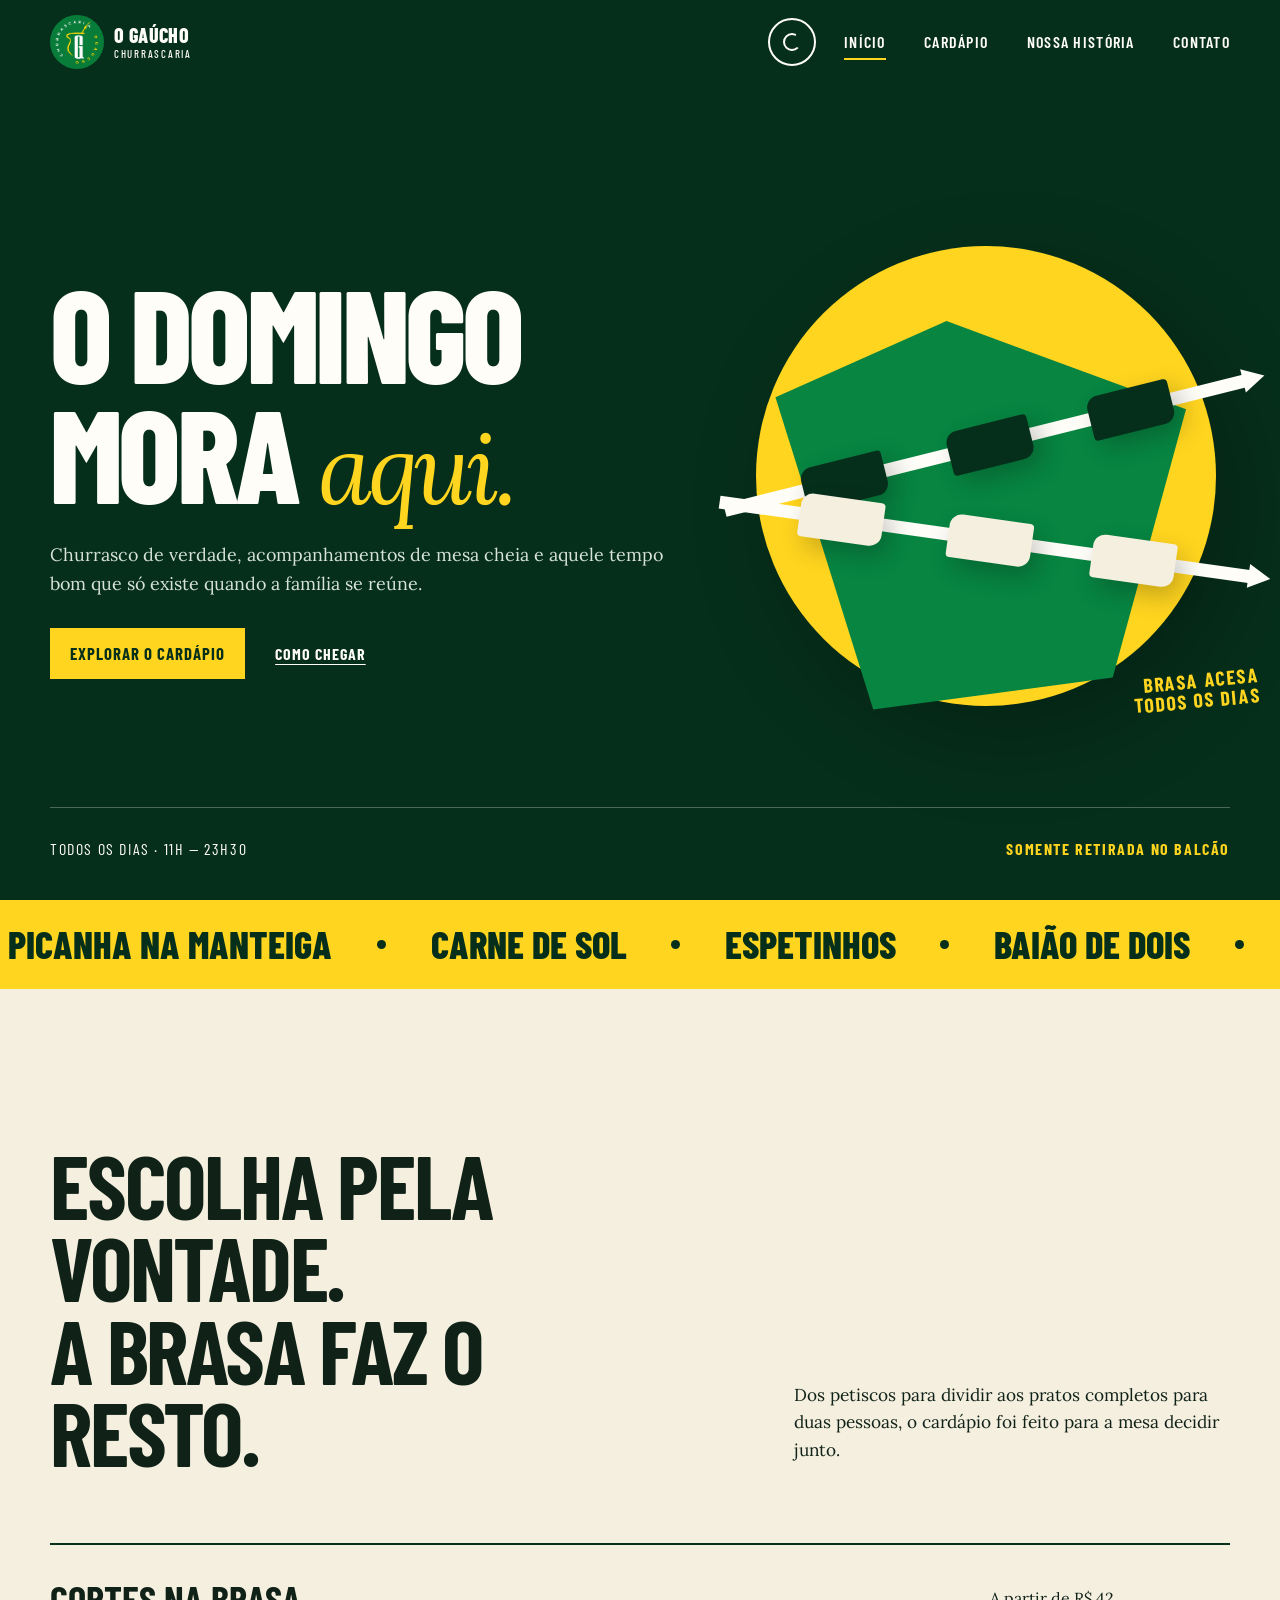
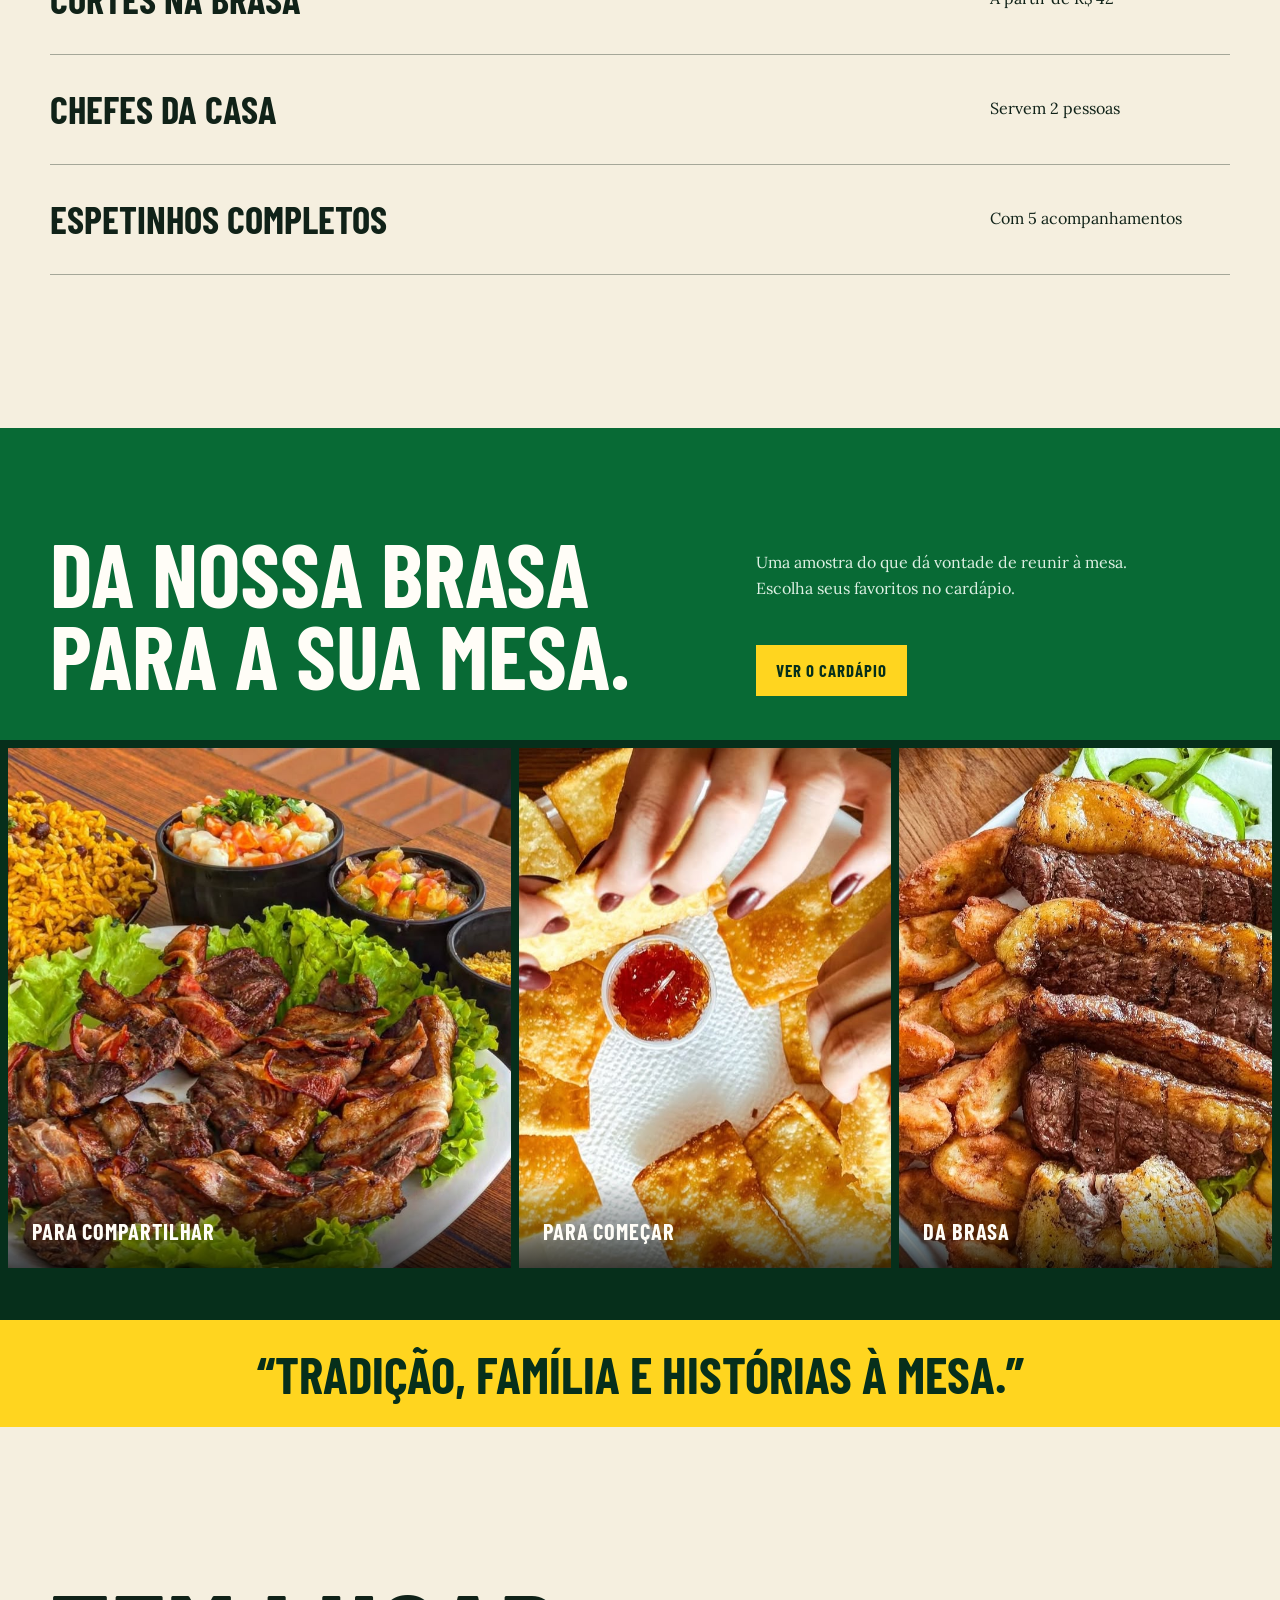
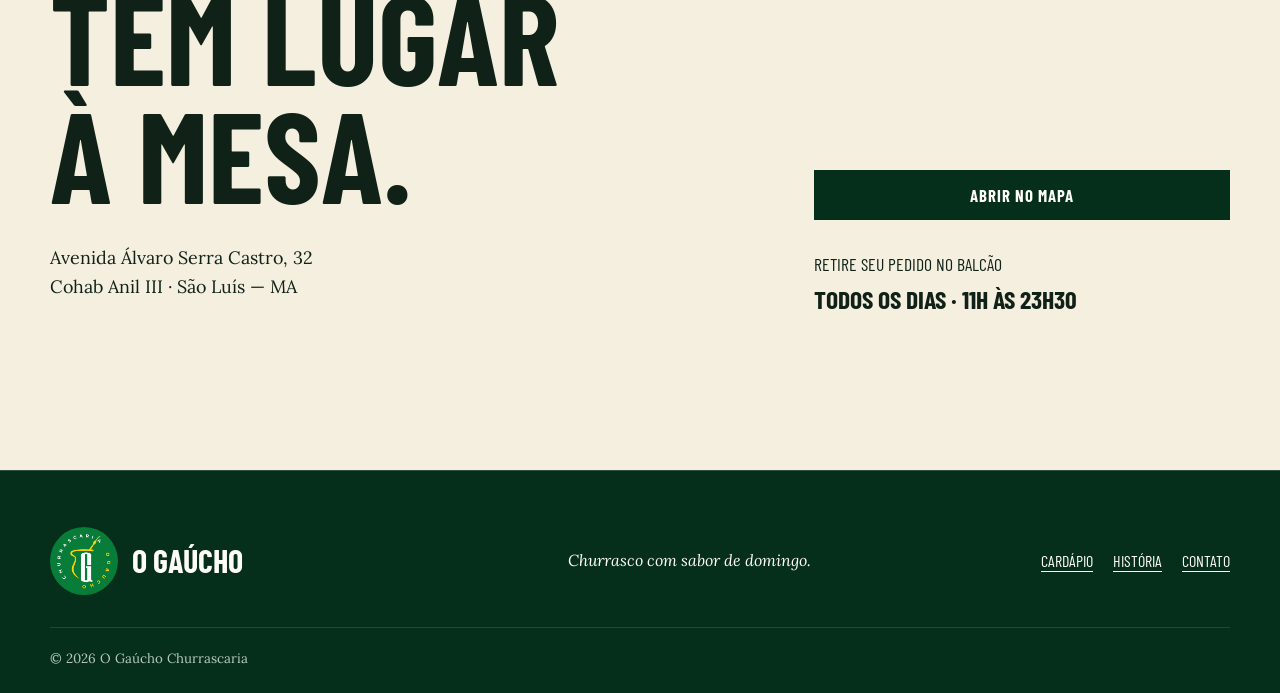
<file: index.html>
<!doctype html>
<html lang="pt-BR">
<head>
  <meta charset="utf-8">
  <meta name="viewport" content="width=device-width, initial-scale=1">
  <meta name="description" content="O Gaúcho Churrascaria — churrasco com sabor de domingo, todos os dias em São Luís.">
  <title>O Gaúcho Churrascaria | São Luís</title>
  <link rel="preconnect" href="https://fonts.googleapis.com">
  <link rel="preconnect" href="https://fonts.gstatic.com" crossorigin>
  <link href="https://fonts.googleapis.com/css2?family=Barlow+Condensed:wght@500;600;700;800&family=Lora:ital,wght@0,400;0,500;1,400&display=swap" rel="stylesheet">
  <link rel="stylesheet" href="assets/css/base.css">
  <link rel="stylesheet" href="assets/css/components.css">
  <link rel="stylesheet" href="assets/css/pages/home.css?v=2">
  <script src="assets/js/config.js" defer></script>
  <script src="assets/js/main.js" defer></script>
</head>
<body>
  <a class="skip-link" href="#conteudo">Pular para o conteúdo</a>
  <header class="site-header" data-header>
    <a class="brand" href="index.html" aria-label="O Gaúcho Churrascaria — início">
      <img src="assets/images/logo-o-gaucho.png" alt="" width="52" height="52">
      <span>O Gaúcho<small>Churrascaria</small></span>
    </a>
    <button class="menu-toggle" type="button" aria-expanded="false" aria-controls="site-nav" data-menu-toggle>
      <span class="sr-only">Abrir menu</span><i></i><i></i>
    </button>
    <nav class="site-nav" id="site-nav" aria-label="Navegação principal" data-nav>
      <a aria-current="page" href="index.html">Início</a>
      <a href="pages/cardapio.html">Cardápio</a>
      <a href="pages/historia.html">Nossa história</a>
      <a href="pages/contato.html">Contato</a>
    </nav>
  </header>

  <main id="conteudo">
    <section class="hero">
      <div class="hero-copy">
        <h1>O domingo<br>mora <em>aqui.</em></h1>
        <p class="hero-lead">Churrasco de verdade, acompanhamentos de mesa cheia e aquele tempo bom que só existe quando a família se reúne.</p>
        <div class="hero-actions">
          <a class="button button-primary" href="pages/cardapio.html">Explorar o cardápio</a>
          <a class="text-link" href="#visite">Como chegar</a>
        </div>
      </div>
      <div class="fire-stage" aria-hidden="true">
        <div class="sun-disc"></div>
        <div class="skewer skewer-one"><span></span><span></span><span></span></div>
        <div class="skewer skewer-two"><span></span><span></span><span></span></div>
        <p>Brasa acesa<br>todos os dias</p>
      </div>
      <div class="hero-status">
        <span>Todos os dias · 11h — 23h30</span>
        <strong>Somente retirada no balcão</strong>
      </div>
    </section>

    <section class="menu-ribbon" aria-label="Destaques do cardápio">
      <div class="ribbon-track">
        <div class="ribbon-copy"><span>Picanha na manteiga</span><i></i><span>Carne de sol</span><i></i><span>Espetinhos</span><i></i><span>Baião de dois</span><i></i></div>
        <div class="ribbon-copy" aria-hidden="true"><span>Picanha na manteiga</span><i></i><span>Carne de sol</span><i></i><span>Espetinhos</span><i></i><span>Baião de dois</span><i></i></div>
      </div>
    </section>

    <section class="signature section-shell reveal" id="sabores">
      <div class="signature-heading">
        <h2>Escolha pela vontade.<br>A brasa faz o resto.</h2>
        <p>Dos petiscos para dividir aos pratos completos para duas pessoas, o cardápio foi feito para a mesa decidir junto.</p>
      </div>
      <div class="signature-list">
        <a href="pages/cardapio.html?categoria=cortes"><span>Cortes na brasa</span><strong>A partir de R$ 42</strong></a>
        <a href="pages/cardapio.html?categoria=especiais"><span>Chefes da casa</span><strong>Servem 2 pessoas</strong></a>
        <a href="pages/cardapio.html?categoria=espetinhos"><span>Espetinhos completos</span><strong>Com 5 acompanhamentos</strong></a>
      </div>
    </section>

    <section class="food-gallery reveal" aria-labelledby="fotos-title">
      <div class="food-gallery-heading">
        <h2 id="fotos-title">Da nossa brasa<br>para a sua mesa.</h2>
        <p>Uma amostra do que dá vontade de reunir à mesa. Escolha seus favoritos no cardápio.</p>
        <a class="button button-primary" href="pages/cardapio.html">Ver o cardápio</a>
      </div>
      <div class="food-gallery-grid">
        <figure class="food-gallery-feature"><img src="assets/images/mesa-da-casa.jpg?v=2" alt="Travessa com carnes na brasa, salada e acompanhamentos" width="822" height="973"><figcaption>Para compartilhar</figcaption></figure>
        <figure><img src="assets/images/pasteis-para-dividir.jpg?v=2" alt="Pastéis crocantes servidos para dividir" width="828" height="883"><figcaption>Para começar</figcaption></figure>
        <figure><img src="assets/images/carne-na-brasa.jpg?v=2" alt="Cortes de carne assada com acompanhamentos" width="828" height="928"><figcaption>Da brasa</figcaption></figure>
      </div>
      <blockquote>“Tradição, família e histórias à mesa.”</blockquote>
    </section>

    <section class="visit section-shell reveal" id="visite">
      <div>
        <h2>Tem lugar<br>à mesa.</h2>
        <p>Avenida Álvaro Serra Castro, 32<br>Cohab Anil III · São Luís — MA</p>
      </div>
      <div class="visit-actions">
        <a class="button button-dark" href="https://www.google.com/maps/search/?api=1&query=Avenida+%C3%81lvaro+Serra+Castro+32+Cohab+Anil+III+S%C3%A3o+Lu%C3%ADs+MA" target="_blank" rel="noopener">Abrir no mapa</a>
        <span>Retire seu pedido no balcão<br><strong>Todos os dias · 11h às 23h30</strong></span>
      </div>
    </section>
  </main>

  <footer class="site-footer">
    <div class="footer-brand"><img src="assets/images/logo-o-gaucho.png" alt="" width="72" height="72"><strong>O Gaúcho</strong></div>
    <p>Churrasco com sabor de domingo.</p>
    <nav aria-label="Links do rodapé"><a href="pages/cardapio.html">Cardápio</a><a href="pages/historia.html">História</a><a href="pages/contato.html">Contato</a></nav>
    <small>© <span data-year></span> O Gaúcho Churrascaria</small>
  </footer>
</body>
</html>
</file>
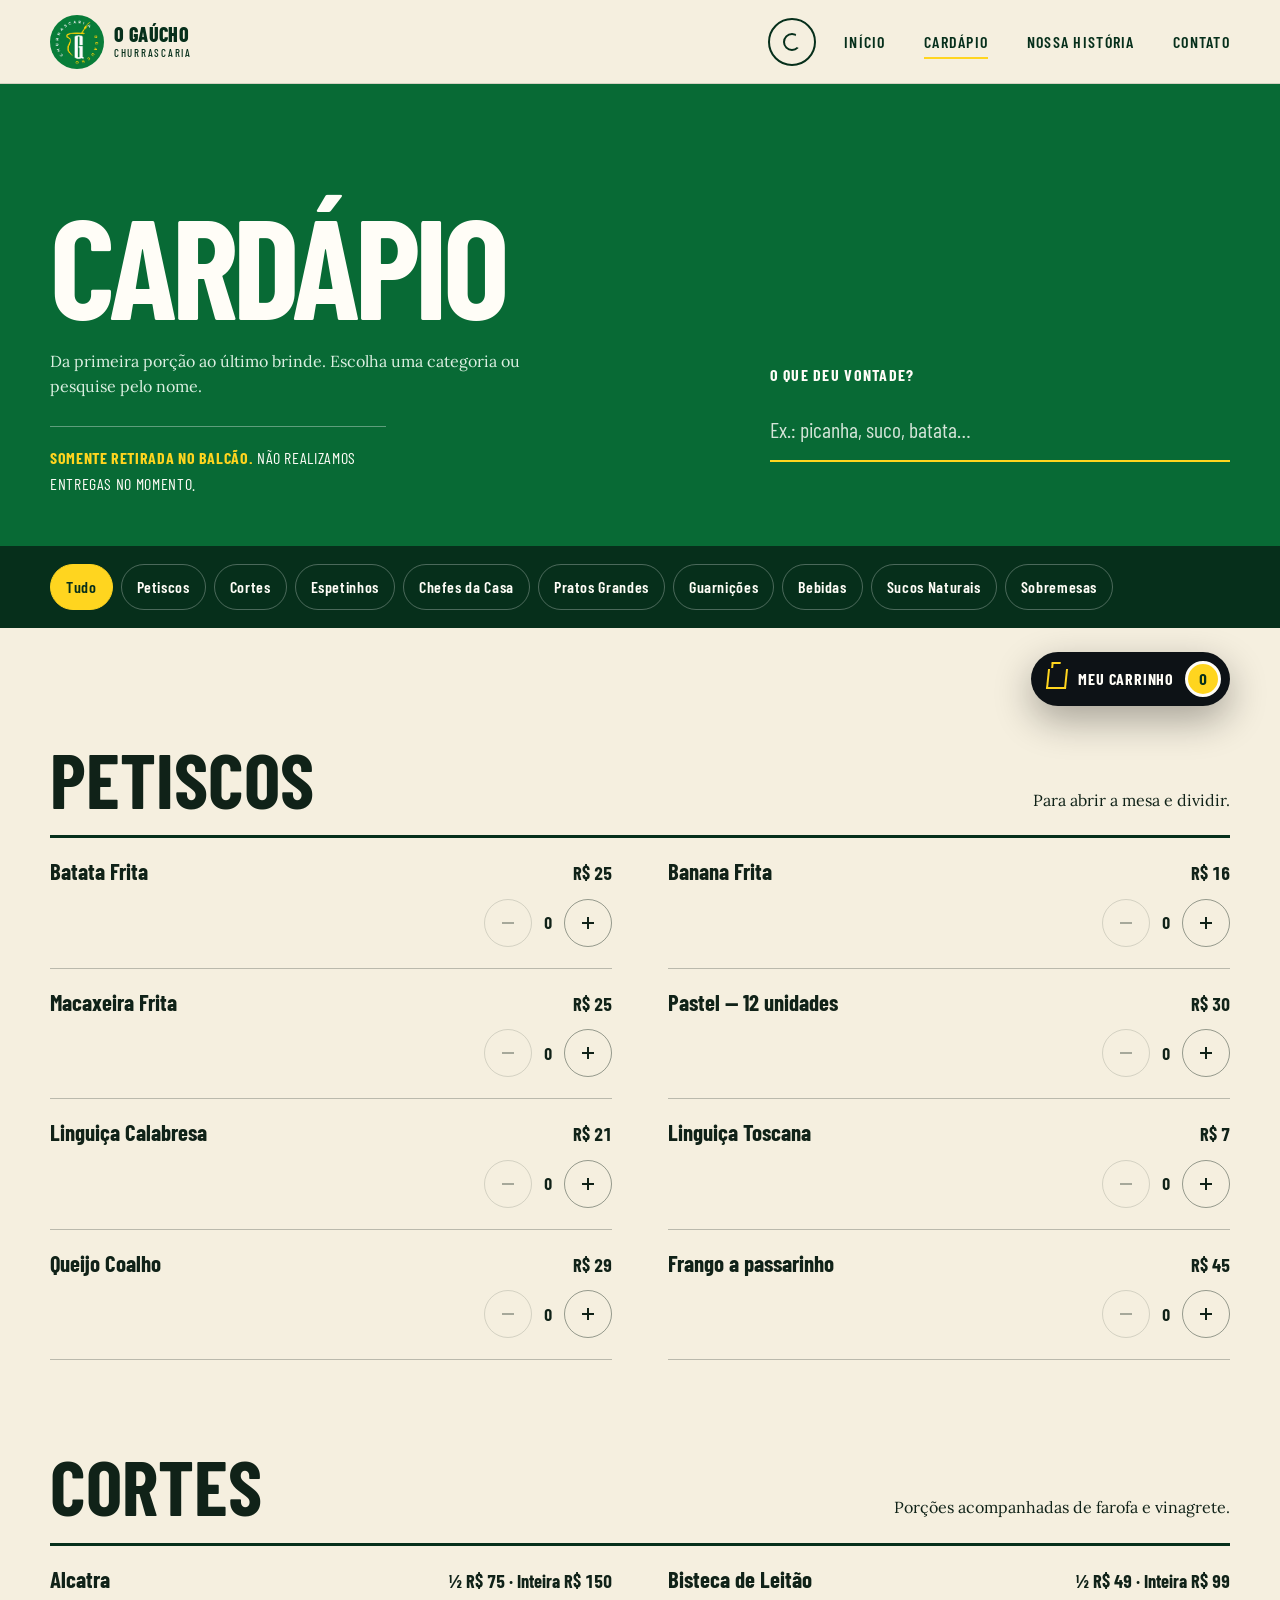
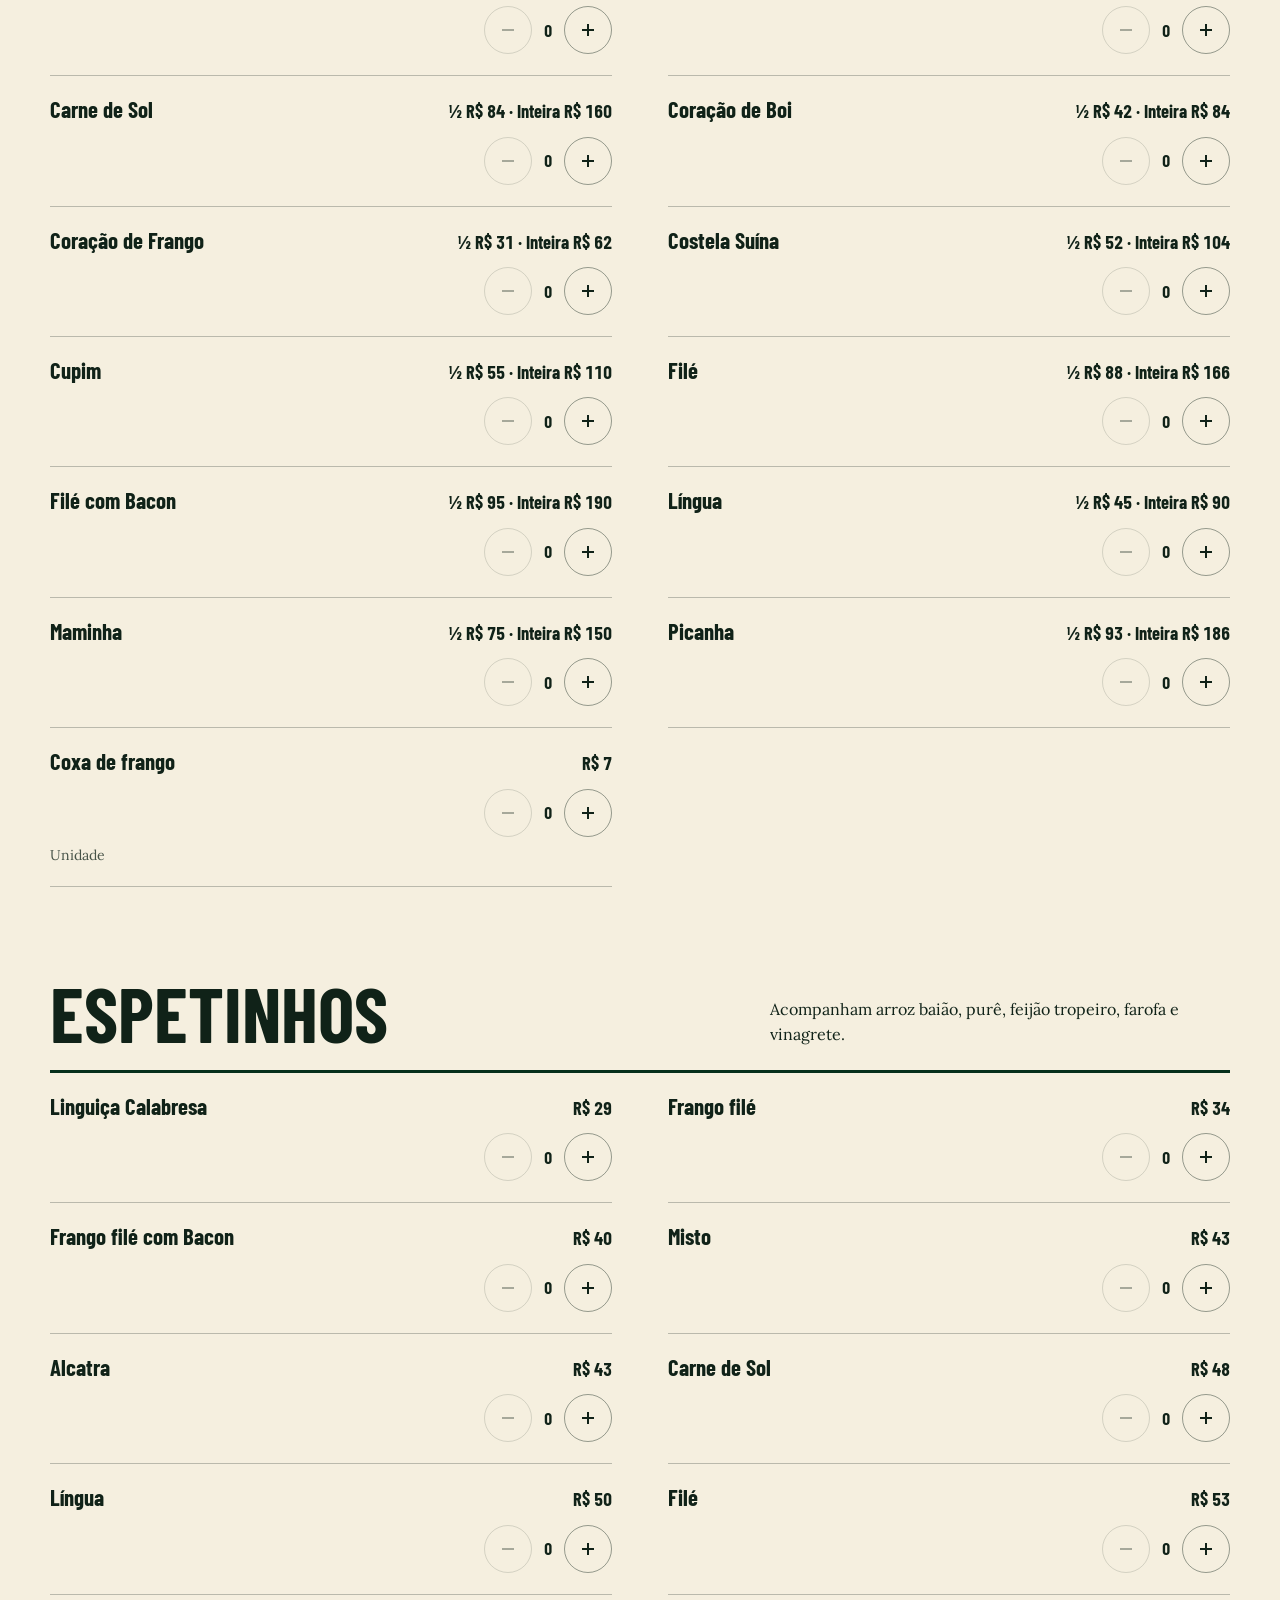
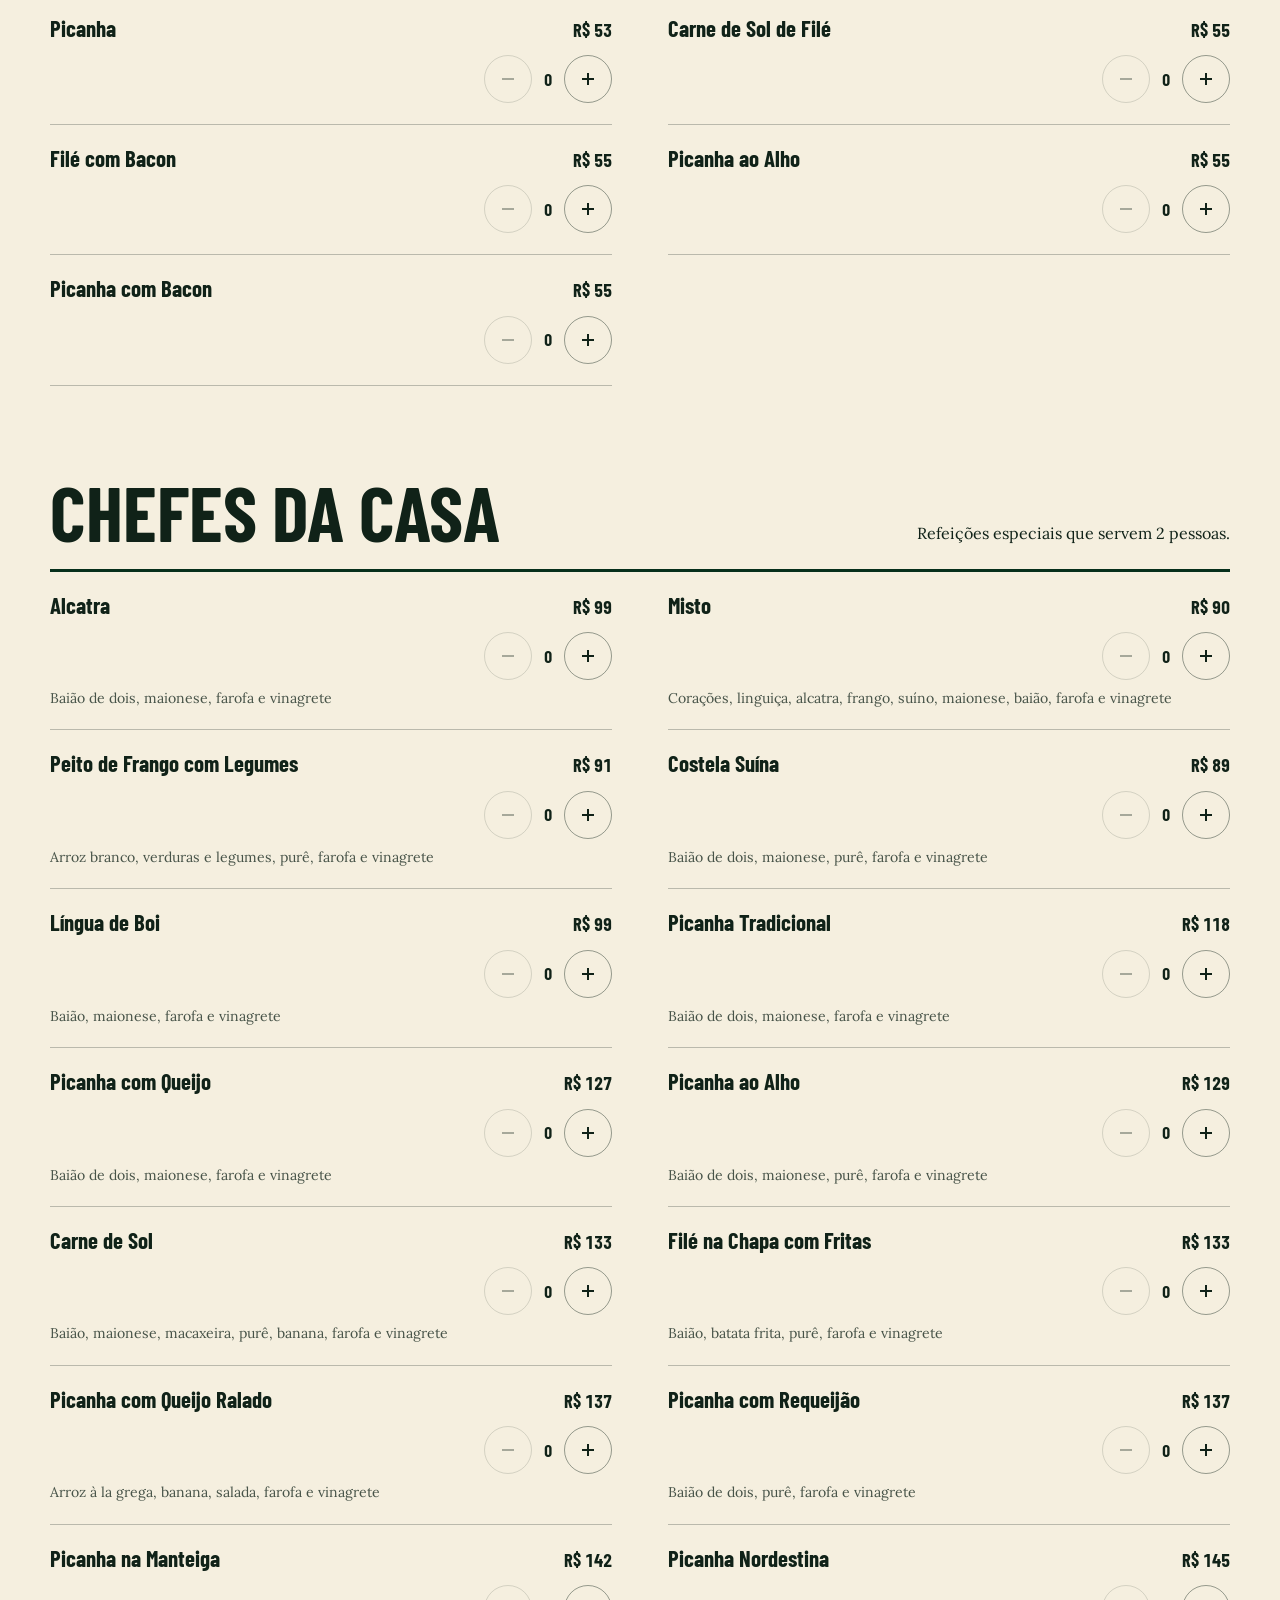
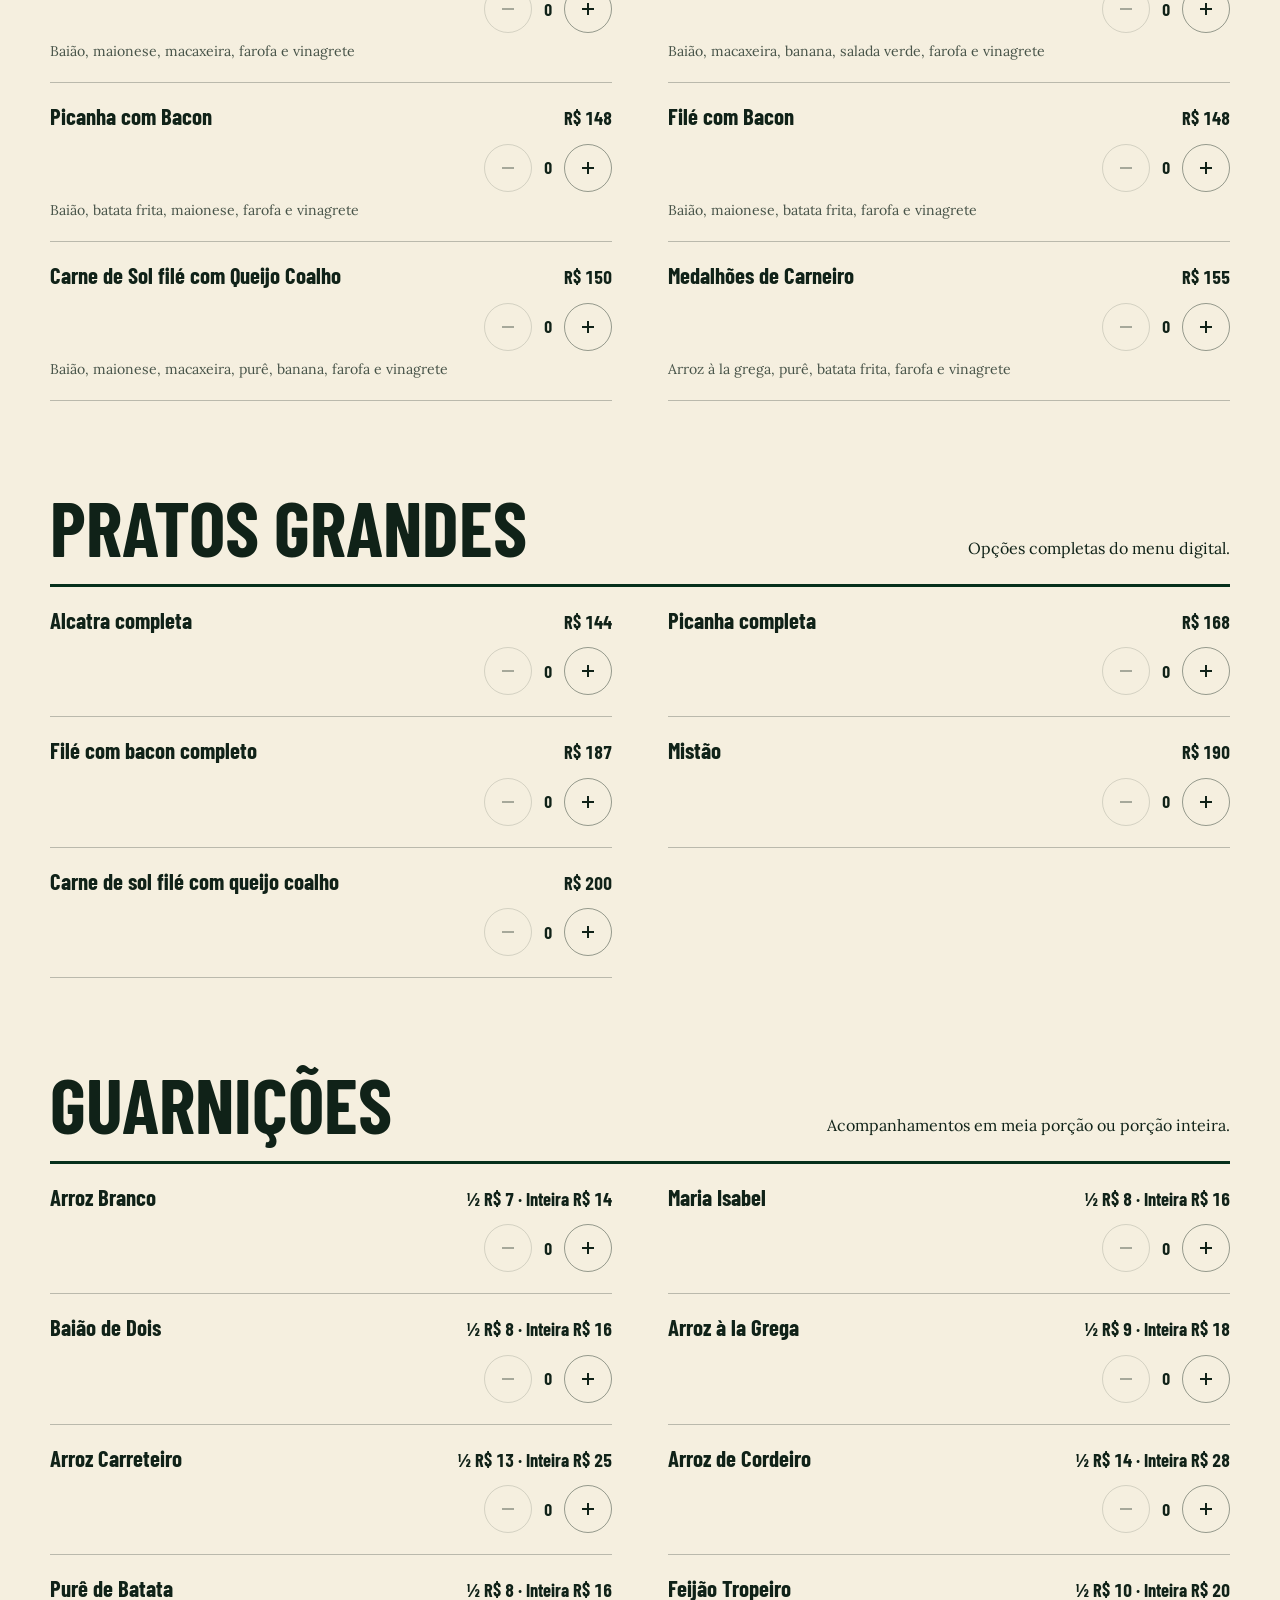
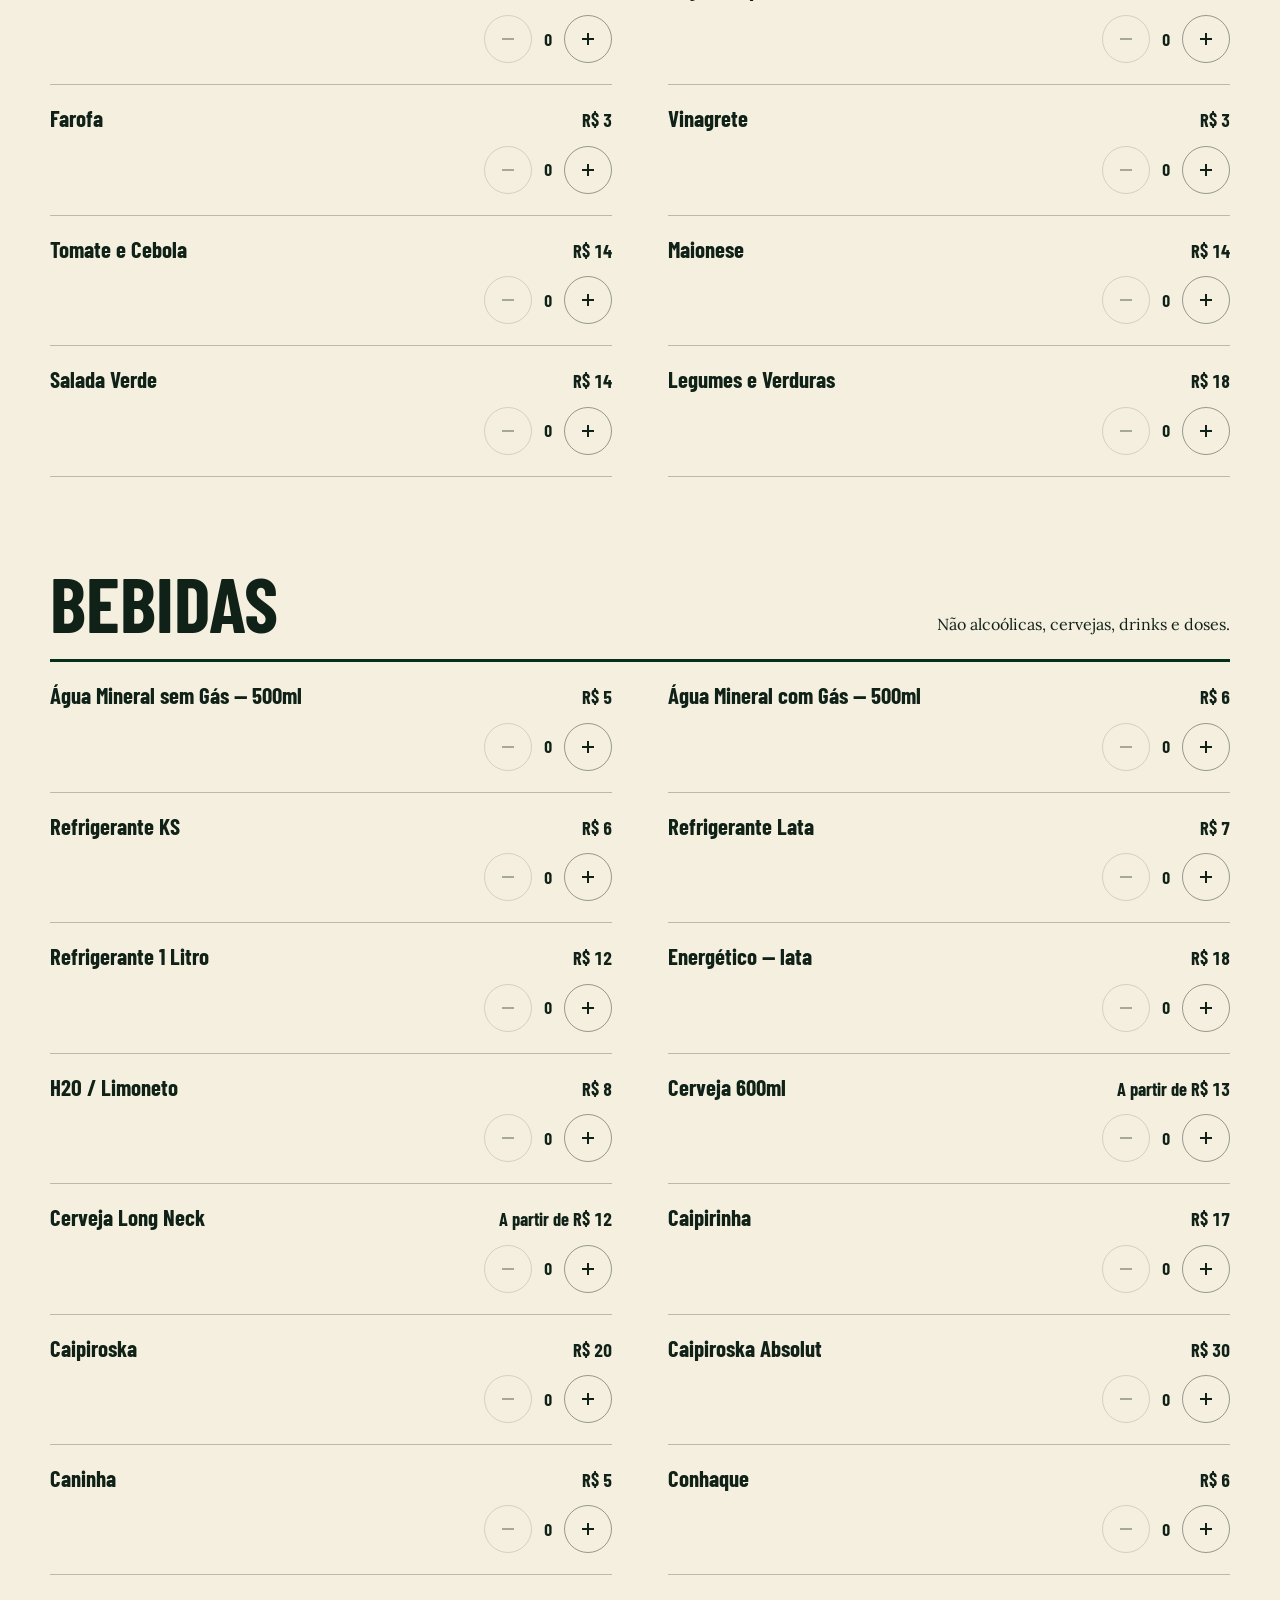
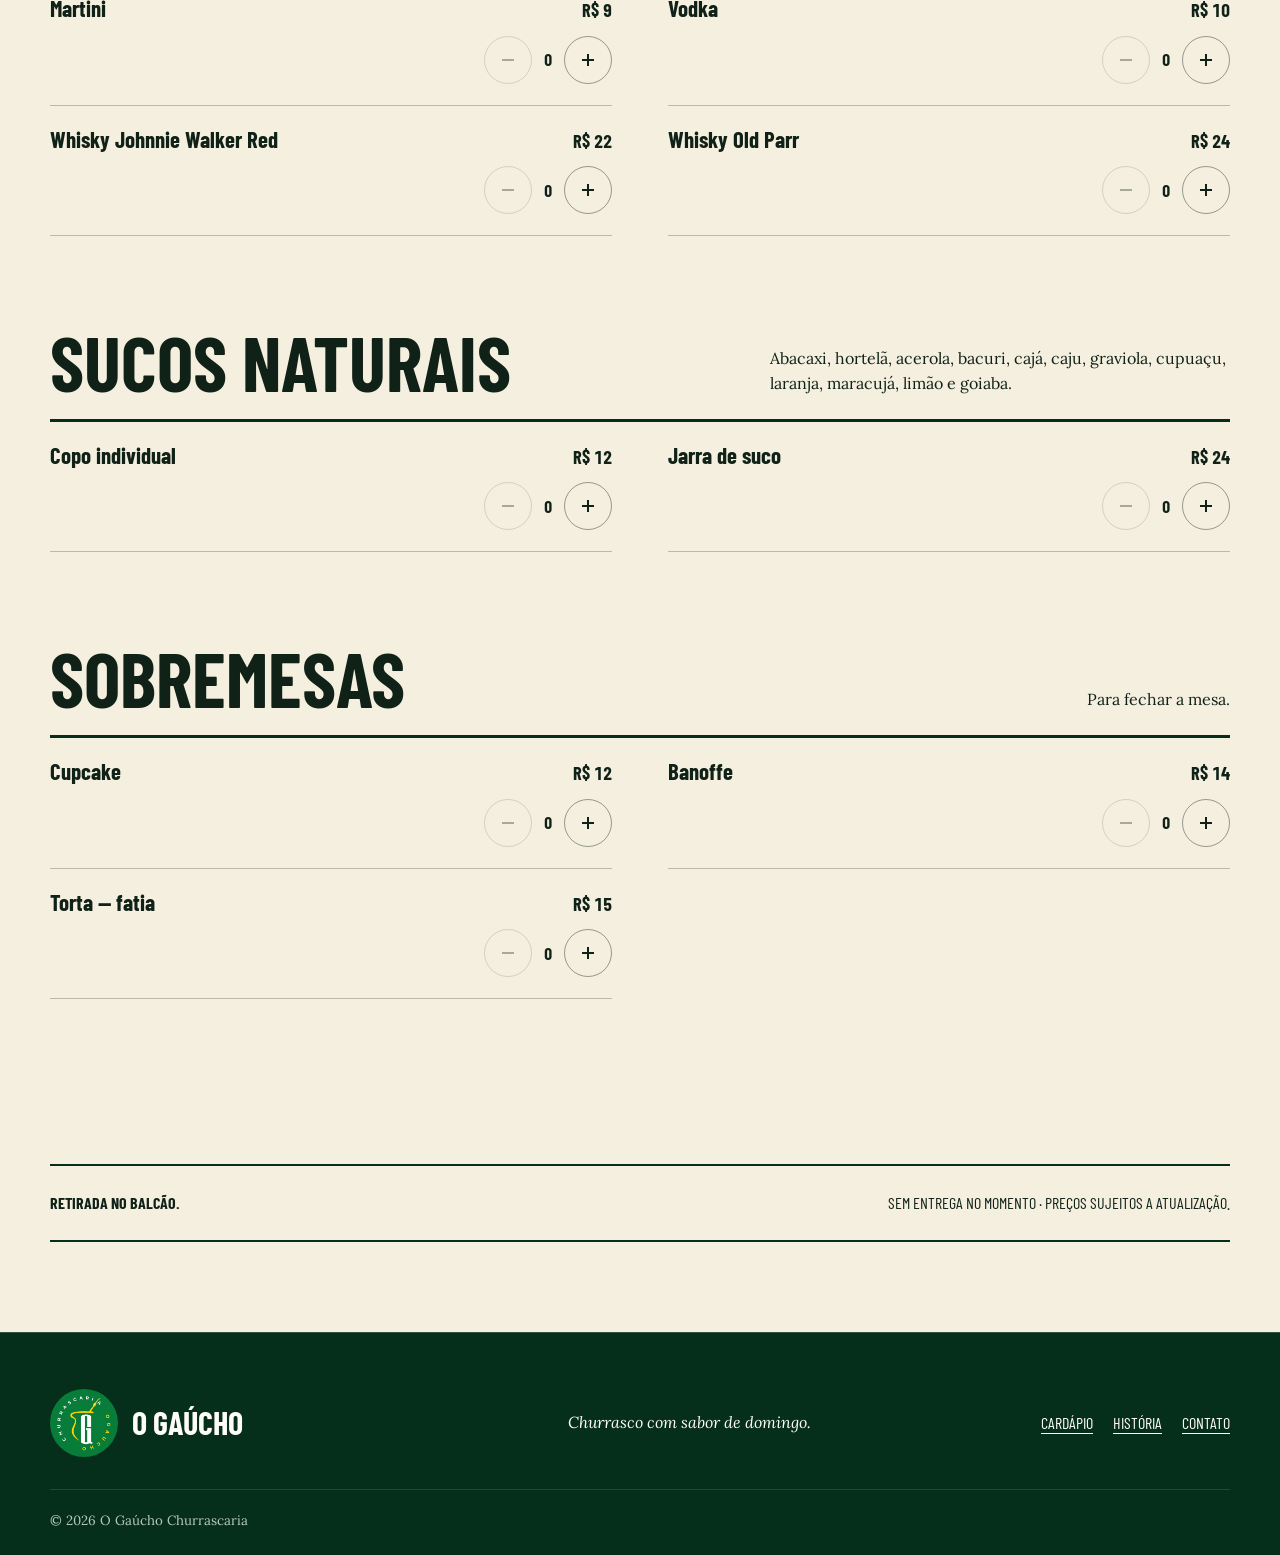
<file: pages/cardapio.html>
<!doctype html>
<html lang="pt-BR">
<head>
  <meta charset="utf-8"><meta name="viewport" content="width=device-width, initial-scale=1">
  <meta name="description" content="Confira o cardápio completo da Churrascaria O Gaúcho.">
  <title>Cardápio | O Gaúcho Churrascaria</title>
  <link rel="preconnect" href="https://fonts.googleapis.com"><link rel="preconnect" href="https://fonts.gstatic.com" crossorigin>
  <link href="https://fonts.googleapis.com/css2?family=Barlow+Condensed:wght@500;600;700;800&family=Lora:ital,wght@0,400;0,500;1,400&display=swap" rel="stylesheet">
  <link rel="stylesheet" href="../assets/css/base.css"><link rel="stylesheet" href="../assets/css/components.css"><link rel="stylesheet" href="../assets/css/pages/menu.css">
  <script src="../assets/js/config.js" defer></script><script src="../assets/js/data/menu-data.js" defer></script><script src="../assets/js/main.js" defer></script><script src="../assets/js/menu.js" defer></script>
</head>
<body>
  <a class="skip-link" href="#conteudo">Pular para o conteúdo</a>
  <header class="site-header site-header-light" data-header>
    <a class="brand" href="../index.html"><img src="../assets/images/logo-o-gaucho.png" alt="" width="52" height="52"><span>O Gaúcho<small>Churrascaria</small></span></a>
    <button class="menu-toggle" type="button" aria-expanded="false" aria-controls="site-nav" data-menu-toggle><span class="sr-only">Abrir menu</span><i></i><i></i></button>
    <nav class="site-nav" id="site-nav" aria-label="Navegação principal" data-nav><a href="../index.html">Início</a><a aria-current="page" href="cardapio.html">Cardápio</a><a href="historia.html">Nossa história</a><a href="contato.html">Contato</a></nav>
  </header>
  <main id="conteudo" class="menu-page">
    <header class="menu-hero">
      <div><h1>Cardápio</h1><p>Da primeira porção ao último brinde. Escolha uma categoria ou pesquise pelo nome.</p><p class="pickup-notice"><strong>Somente retirada no balcão.</strong> Não realizamos entregas no momento.</p></div>
      <div class="menu-search"><label for="menu-search">O que deu vontade?</label><input id="menu-search" type="search" placeholder="Ex.: picanha, suco, batata…" autocomplete="off" data-menu-search><span data-result-count></span></div>
    </header>
    <nav class="category-nav" aria-label="Categorias do cardápio" data-category-nav></nav>
    <div class="cart-launch-row">
      <button class="cart-fab" type="button" aria-controls="cart-drawer" aria-expanded="false" data-cart-open>
        <span class="cart-fab-mark" aria-hidden="true"></span>
        <span>Meu carrinho</span>
        <strong data-cart-count>0</strong>
      </button>
    </div>
    <div class="menu-content" data-menu-content aria-live="polite"></div>
    <div class="menu-empty" data-menu-empty hidden><h2>Nada por aqui.</h2><p>Tente outro nome ou volte a ver todas as categorias.</p><button class="button button-dark" type="button" data-clear-search>Limpar busca</button></div>
    <aside class="menu-note"><strong>Retirada no balcão.</strong><span>Sem entrega no momento · preços sujeitos a atualização.</span></aside>
  </main>
  <div class="cart-backdrop" data-cart-backdrop hidden></div>
  <aside class="cart-drawer" id="cart-drawer" role="dialog" aria-modal="true" aria-labelledby="cart-title" aria-hidden="true" tabindex="-1" data-cart-drawer>
    <header>
      <div><h2 id="cart-title">Seu carrinho</h2><p data-cart-summary>Nenhum item escolhido.</p></div>
      <button class="cart-close" type="button" aria-label="Fechar carrinho" data-cart-close><span aria-hidden="true"></span></button>
    </header>
    <div class="cart-items" data-cart-items></div>
    <div class="cart-empty" data-cart-empty><strong>A mesa ainda está vazia.</strong><p>Use o botão de adicionar ao lado de um prato para começar.</p></div>
    <footer>
      <p><strong>Importante:</strong> o envio pelo WhatsApp não confirma o pedido. Após mandar a mensagem, aguarde a confirmação do restaurante antes de ir buscar.</p>
      <button class="button button-whatsapp" type="button" disabled data-cart-whatsapp>Enviar pedido pelo WhatsApp</button>
    </footer>
  </aside>
  <footer class="site-footer"><div class="footer-brand"><img src="../assets/images/logo-o-gaucho.png" alt="" width="72" height="72"><strong>O Gaúcho</strong></div><p>Churrasco com sabor de domingo.</p><nav><a href="cardapio.html">Cardápio</a><a href="historia.html">História</a><a href="contato.html">Contato</a></nav><small>© <span data-year></span> O Gaúcho Churrascaria</small></footer>
</body>
</html>
</file>
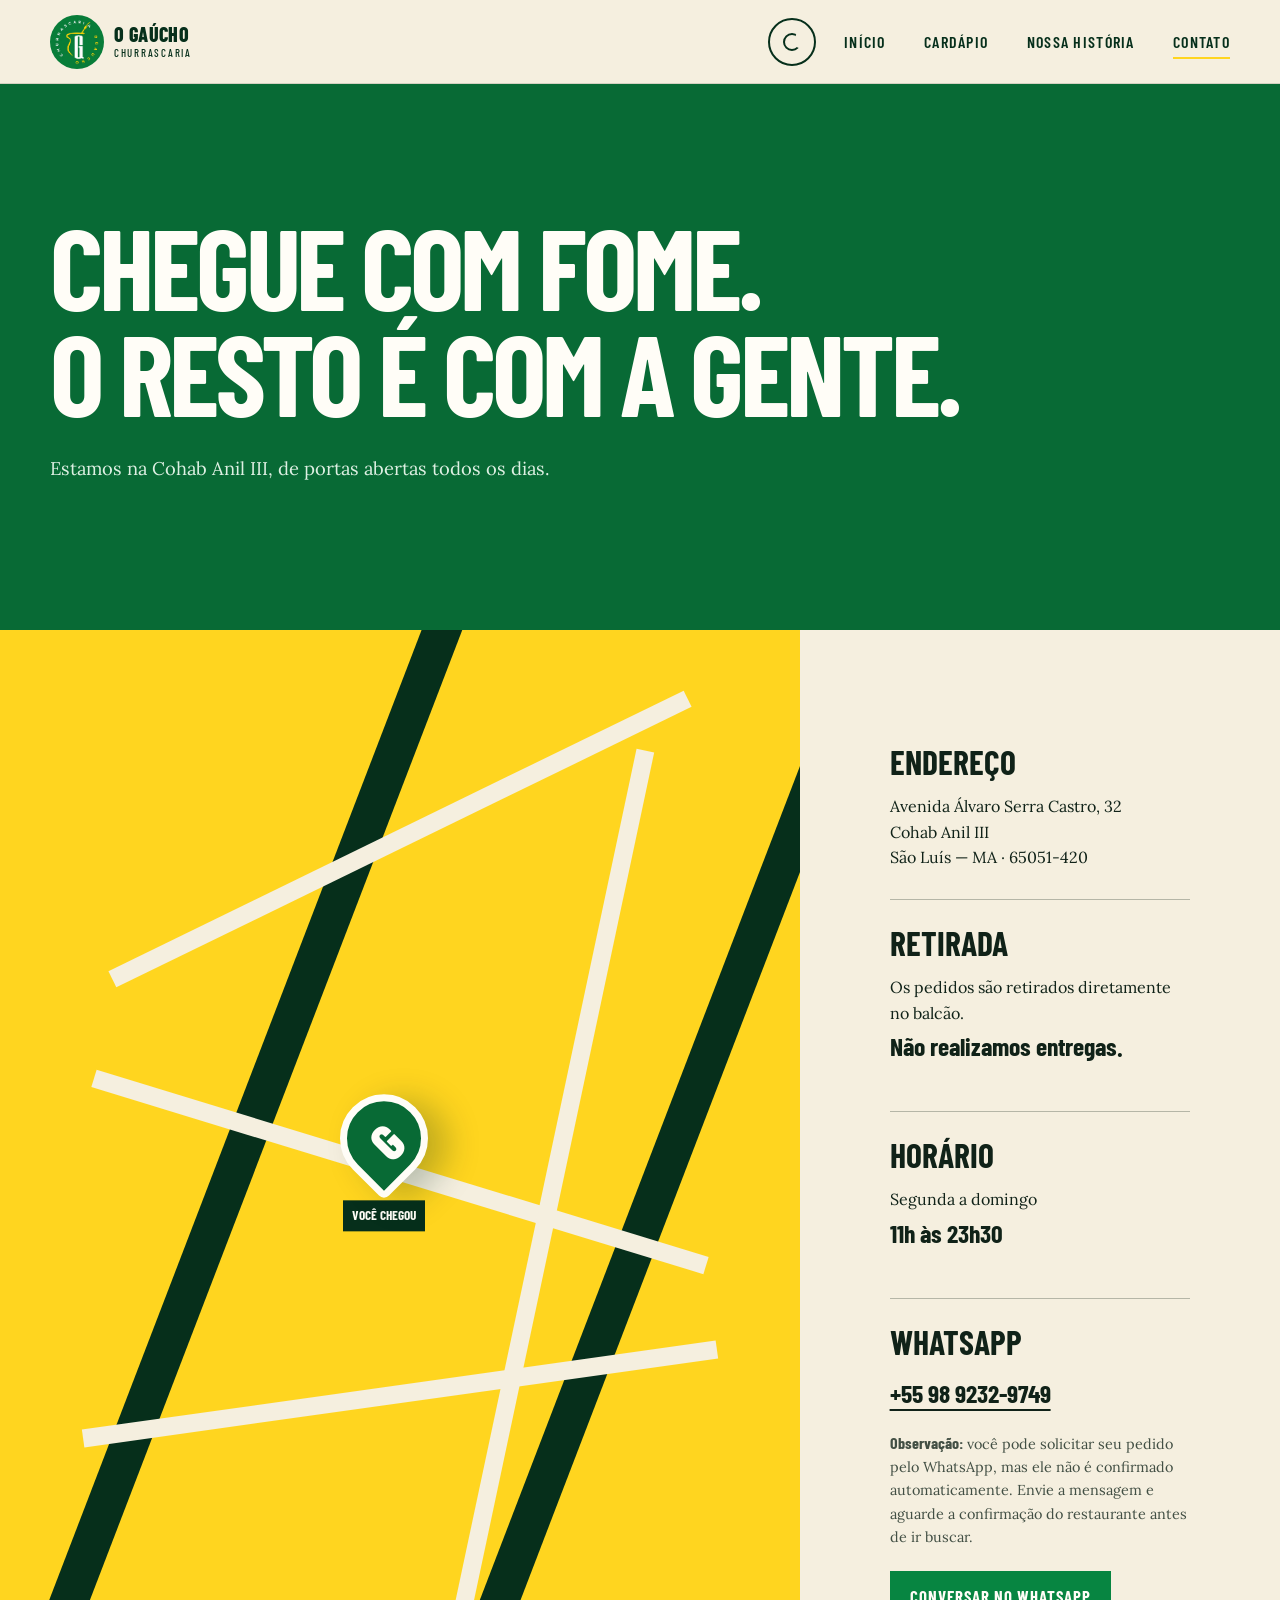
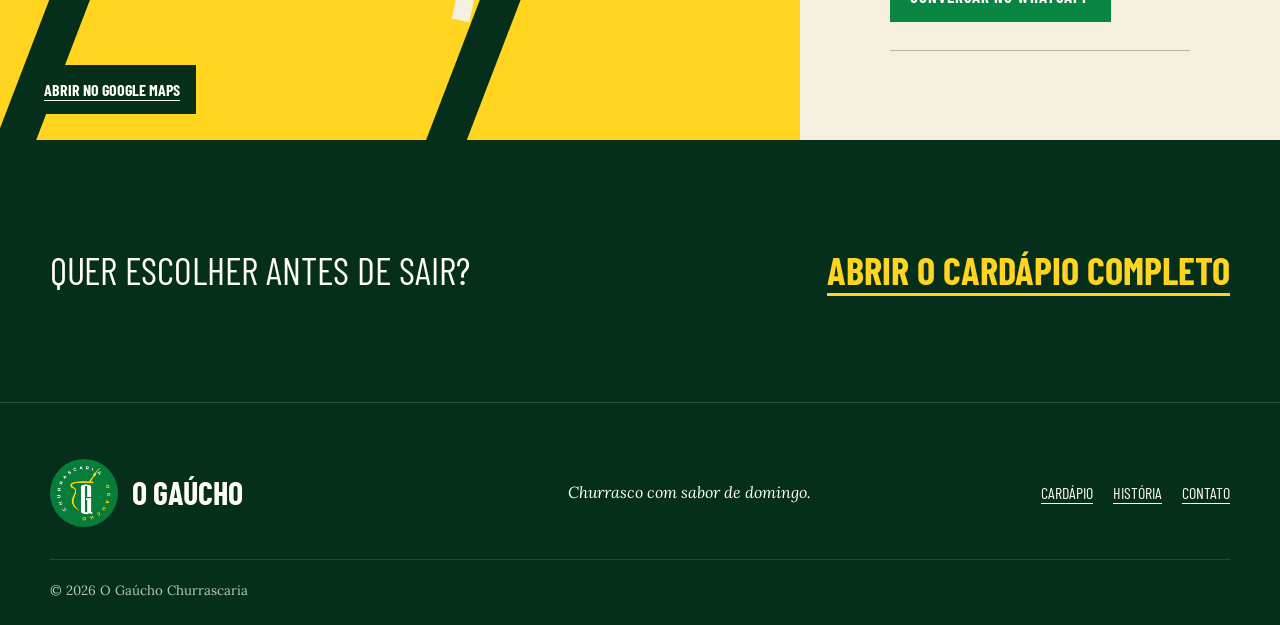
<file: pages/contato.html>
<!doctype html>
<html lang="pt-BR">
<head>
  <meta charset="utf-8"><meta name="viewport" content="width=device-width, initial-scale=1"><meta name="description" content="Endereço e horário da Churrascaria O Gaúcho em São Luís.">
  <title>Contato e localização | O Gaúcho Churrascaria</title>
  <link rel="preconnect" href="https://fonts.googleapis.com"><link rel="preconnect" href="https://fonts.gstatic.com" crossorigin><link href="https://fonts.googleapis.com/css2?family=Barlow+Condensed:wght@500;600;700;800&family=Lora:ital,wght@0,400;0,500;1,400&display=swap" rel="stylesheet">
  <link rel="stylesheet" href="../assets/css/base.css"><link rel="stylesheet" href="../assets/css/components.css"><link rel="stylesheet" href="../assets/css/pages/contact.css"><script src="../assets/js/config.js" defer></script><script src="../assets/js/main.js" defer></script>
</head>
<body>
  <a class="skip-link" href="#conteudo">Pular para o conteúdo</a>
  <header class="site-header site-header-light" data-header><a class="brand" href="../index.html"><img src="../assets/images/logo-o-gaucho.png" alt="" width="52" height="52"><span>O Gaúcho<small>Churrascaria</small></span></a><button class="menu-toggle" type="button" aria-expanded="false" aria-controls="site-nav" data-menu-toggle><span class="sr-only">Abrir menu</span><i></i><i></i></button><nav class="site-nav" id="site-nav" aria-label="Navegação principal" data-nav><a href="../index.html">Início</a><a href="cardapio.html">Cardápio</a><a href="historia.html">Nossa história</a><a aria-current="page" href="contato.html">Contato</a></nav></header>
  <main id="conteudo" class="contact-page">
    <section class="contact-hero"><h1>Chegue com fome.<br>O resto é com a gente.</h1><p>Estamos na Cohab Anil III, de portas abertas todos os dias.</p></section>
    <section class="contact-grid">
      <div class="map-panel"><div class="map-streets" aria-hidden="true"><i></i><i></i><i></i><i></i></div><div class="map-pin"><span>G</span><small>Você chegou</small></div><a href="https://www.google.com/maps/search/?api=1&query=Avenida+%C3%81lvaro+Serra+Castro+32+Cohab+Anil+III+S%C3%A3o+Lu%C3%ADs+MA" target="_blank" rel="noopener">Abrir no Google Maps</a></div>
      <div class="contact-details"><section><h2>Endereço</h2><address>Avenida Álvaro Serra Castro, 32<br>Cohab Anil III<br>São Luís — MA · 65051-420</address></section><section><h2>Retirada</h2><p>Os pedidos são retirados diretamente no balcão.<br><strong>Não realizamos entregas.</strong></p></section><section><h2>Horário</h2><p>Segunda a domingo<br><strong>11h às 23h30</strong></p></section><section class="whatsapp-contact"><h2>WhatsApp</h2><p><a class="whatsapp-number" href="tel:+559892329749">+55 98 9232-9749</a></p><p class="order-notice"><strong>Observação:</strong> você pode solicitar seu pedido pelo WhatsApp, mas ele não é confirmado automaticamente. Envie a mensagem e aguarde a confirmação do restaurante antes de ir buscar.</p><a class="button button-whatsapp" href="#" data-whatsapp-link>Conversar no WhatsApp</a></section></div>
    </section>
    <section class="contact-close"><p>Quer escolher antes de sair?</p><a href="cardapio.html">Abrir o cardápio completo</a></section>
  </main>
  <footer class="site-footer"><div class="footer-brand"><img src="../assets/images/logo-o-gaucho.png" alt="" width="72" height="72"><strong>O Gaúcho</strong></div><p>Churrasco com sabor de domingo.</p><nav><a href="cardapio.html">Cardápio</a><a href="historia.html">História</a><a href="contato.html">Contato</a></nav><small>© <span data-year></span> O Gaúcho Churrascaria</small></footer>
</body>
</html>
</file>
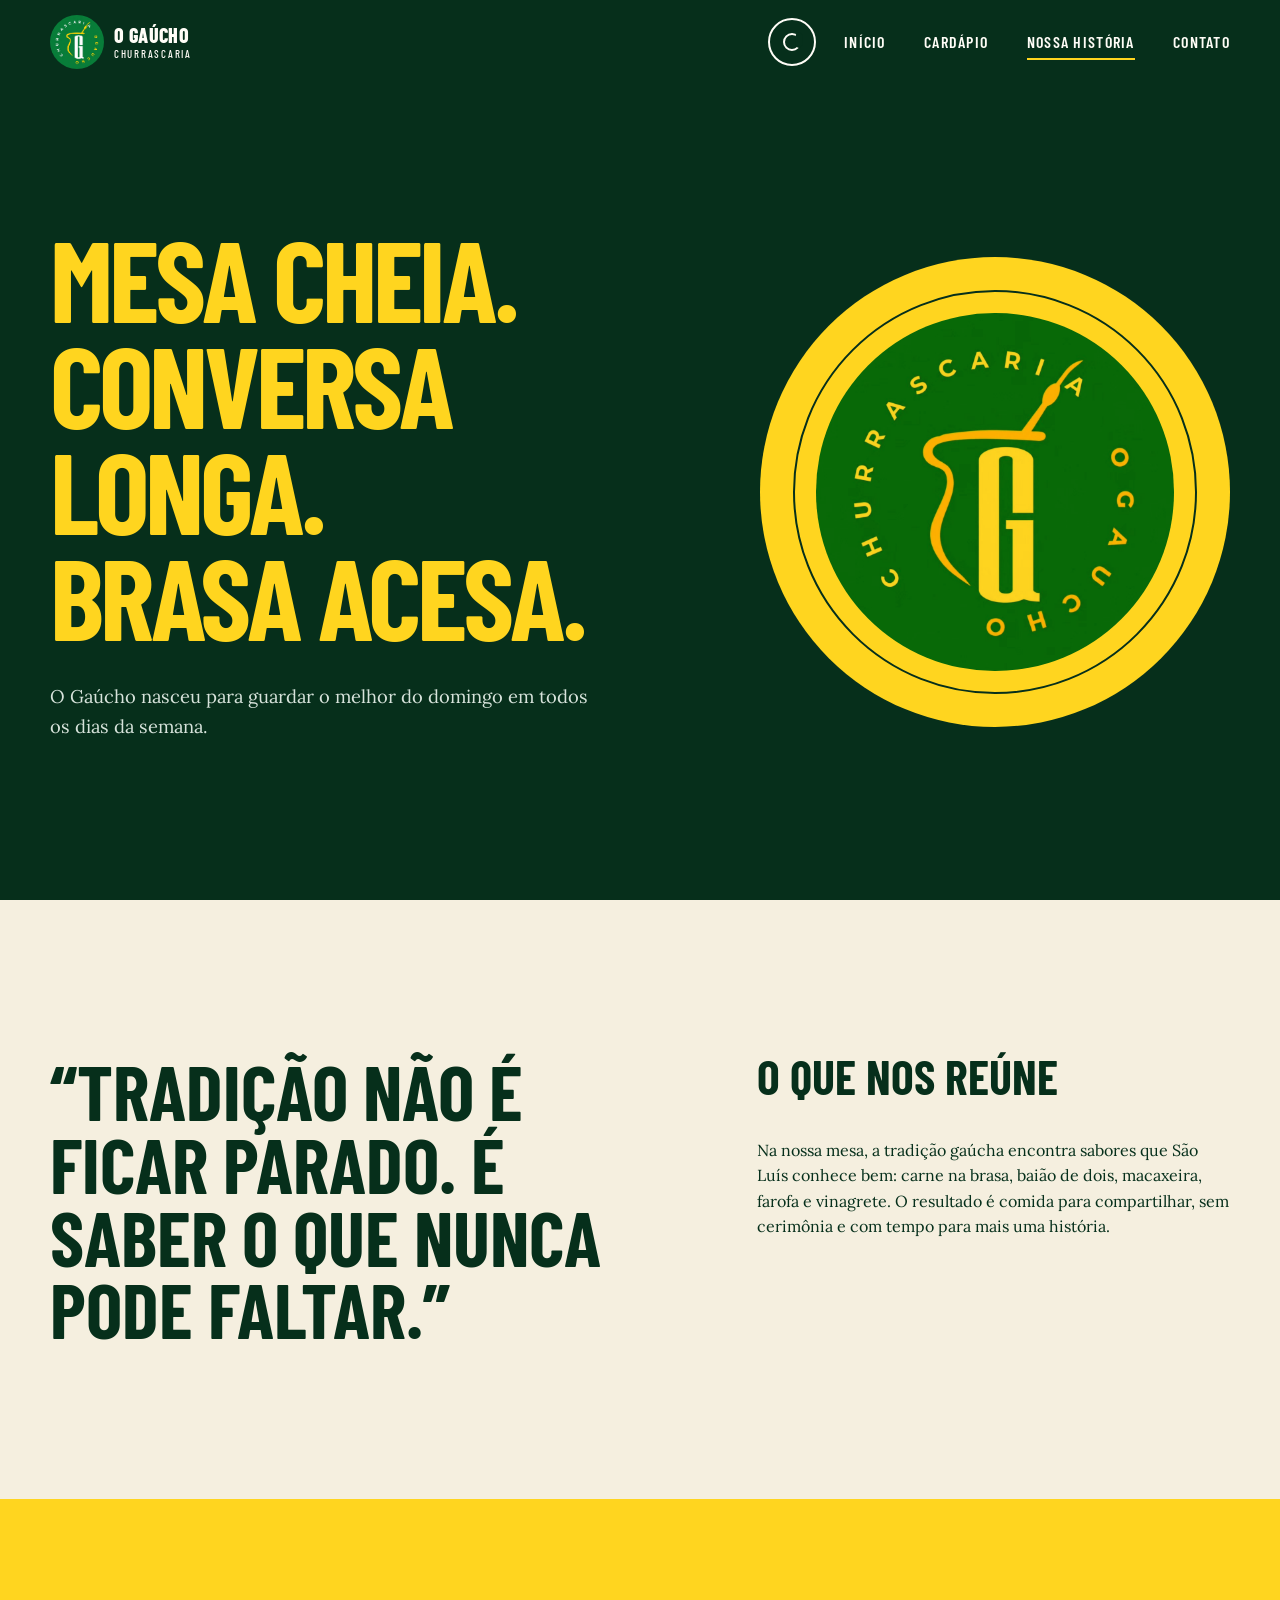
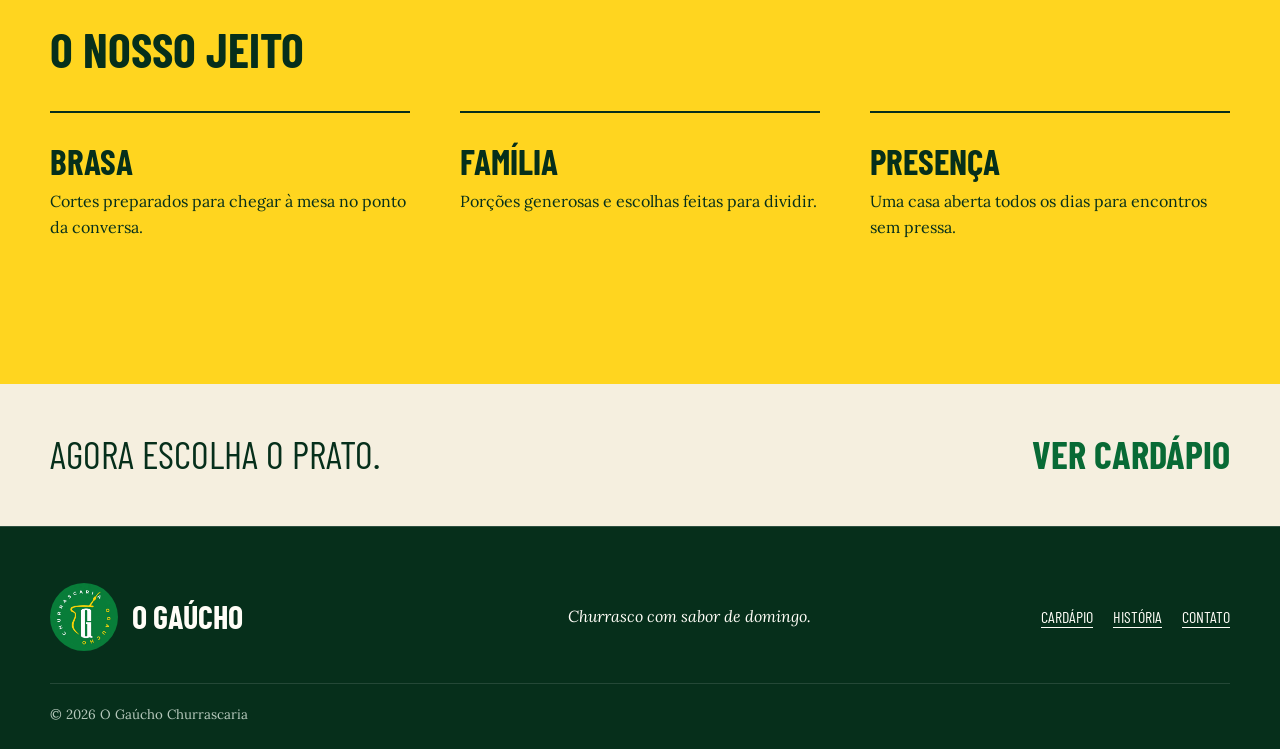
<file: pages/historia.html>
<!doctype html>
<html lang="pt-BR">
<head>
  <meta charset="utf-8"><meta name="viewport" content="width=device-width, initial-scale=1"><meta name="description" content="Conheça a essência da Churrascaria O Gaúcho.">
  <title>Nossa história | O Gaúcho Churrascaria</title>
  <link rel="preconnect" href="https://fonts.googleapis.com"><link rel="preconnect" href="https://fonts.gstatic.com" crossorigin><link href="https://fonts.googleapis.com/css2?family=Barlow+Condensed:wght@500;600;700;800&family=Lora:ital,wght@0,400;0,500;1,400&display=swap" rel="stylesheet">
  <link rel="stylesheet" href="../assets/css/base.css"><link rel="stylesheet" href="../assets/css/components.css"><link rel="stylesheet" href="../assets/css/pages/story.css"><script src="../assets/js/config.js" defer></script><script src="../assets/js/main.js" defer></script>
</head>
<body>
  <a class="skip-link" href="#conteudo">Pular para o conteúdo</a>
  <header class="site-header" data-header><a class="brand" href="../index.html"><img src="../assets/images/logo-o-gaucho.png" alt="" width="52" height="52"><span>O Gaúcho<small>Churrascaria</small></span></a><button class="menu-toggle" type="button" aria-expanded="false" aria-controls="site-nav" data-menu-toggle><span class="sr-only">Abrir menu</span><i></i><i></i></button><nav class="site-nav" id="site-nav" aria-label="Navegação principal" data-nav><a href="../index.html">Início</a><a href="cardapio.html">Cardápio</a><a aria-current="page" href="historia.html">Nossa história</a><a href="contato.html">Contato</a></nav></header>
  <main id="conteudo" class="story-page">
    <section class="story-hero"><div><h1>Mesa cheia.<br>Conversa longa.<br>Brasa acesa.</h1><p>O Gaúcho nasceu para guardar o melhor do domingo em todos os dias da semana.</p></div><div class="brand-seal"><img src="../assets/images/logo-o-gaucho.png" alt="Logotipo da Churrascaria O Gaúcho"></div></section>
    <section class="story-manifesto reveal"><blockquote>“Tradição não é ficar parado. É saber o que nunca pode faltar.”</blockquote><div><h2>O que nos reúne</h2><p>Na nossa mesa, a tradição gaúcha encontra sabores que São Luís conhece bem: carne na brasa, baião de dois, macaxeira, farofa e vinagrete. O resultado é comida para compartilhar, sem cerimônia e com tempo para mais uma história.</p></div></section>
    <section class="values reveal"><h2>O nosso jeito</h2><div><article><strong>Brasa</strong><p>Cortes preparados para chegar à mesa no ponto da conversa.</p></article><article><strong>Família</strong><p>Porções generosas e escolhas feitas para dividir.</p></article><article><strong>Presença</strong><p>Uma casa aberta todos os dias para encontros sem pressa.</p></article></div></section>
    <a class="story-cta" href="cardapio.html"><span>Agora escolha o prato.</span><strong>Ver cardápio</strong></a>
  </main>
  <footer class="site-footer"><div class="footer-brand"><img src="../assets/images/logo-o-gaucho.png" alt="" width="72" height="72"><strong>O Gaúcho</strong></div><p>Churrasco com sabor de domingo.</p><nav><a href="cardapio.html">Cardápio</a><a href="historia.html">História</a><a href="contato.html">Contato</a></nav><small>© <span data-year></span> O Gaúcho Churrascaria</small></footer>
</body>
</html>
</file>
<file: assets/css/base.css>
:root {
  --green-950: #062f1b;
  --green-900: #074426;
  --green-800: #086a35;
  --green-700: #078541;
  --yellow: #ffd51f;
  --yellow-soft: #ffe976;
  --paper: #f5efdf;
  --paper-deep: #e8ddc5;
  --ink: #102218;
  --night: #0d1216;
  --white: #fffdf7;
  --serif: "Lora", Georgia, serif;
  --display: "Barlow Condensed", "Arial Narrow", sans-serif;
  --ease-out: cubic-bezier(.16, 1, .3, 1);
  --shell: min(1180px, calc(100% - 40px));
  color-scheme: light;
}

:root[data-theme="dark"] {
  --paper: var(--night);
  --paper-deep: #161d21;
  --ink: #f3f5ee;
  --white: #fffdf7;
  color-scheme: dark;
}

*, *::before, *::after { box-sizing: border-box; }
html { scroll-behavior: smooth; overflow-x: clip; }
body { margin: 0; color: var(--ink); background: var(--paper); font-family: var(--serif); line-height: 1.6; }
body { overflow-x: clip; }
body.menu-open { overflow: hidden; }
body.cart-open { overflow: hidden; }
img { display: block; max-width: 100%; }
a { color: inherit; text-underline-offset: .22em; }
button, input { font: inherit; }
button, a { -webkit-tap-highlight-color: transparent; }
::selection { color: var(--green-950); background: var(--yellow); }
:focus-visible { outline: 3px solid var(--yellow); outline-offset: 4px; }
::-webkit-scrollbar { width: 11px; }
::-webkit-scrollbar-track { background: var(--green-950); }
::-webkit-scrollbar-thumb { background: var(--yellow); border: 3px solid var(--green-950); }

:root[data-theme="dark"] ::selection { color: var(--night); background: var(--yellow); }
h1, h2, h3, p { margin-top: 0; }
h1, h2, h3 { font-family: var(--display); line-height: .92; text-wrap: balance; }
.sr-only { position: absolute; width: 1px; height: 1px; padding: 0; margin: -1px; overflow: hidden; clip: rect(0,0,0,0); white-space: nowrap; border: 0; }
.skip-link { position: fixed; z-index: 1000; top: 12px; left: 12px; padding: 10px 14px; color: var(--green-950); background: var(--yellow); transform: translateY(-160%); transition: transform .2s; }
.skip-link:focus { transform: translateY(0); }
.section-shell { width: var(--shell); margin-inline: auto; }
.reveal { opacity: 1; transform: none; }

@media (max-width: 720px) {
  :root { --shell: min(100% - 28px, 1180px); }
  body { font-size: 1.0625rem; }
}

@media (prefers-reduced-motion: reduce) {
  html { scroll-behavior: auto; }
  *, *::before, *::after { animation-duration: .01ms !important; animation-iteration-count: 1 !important; transition-duration: .01ms !important; }
  .js .reveal { opacity: 1; transform: none; }
}
</file>
<file: assets/css/components.css>
.site-header { min-height: 84px; padding: 14px max(20px, calc((100% - 1180px)/2)); display: flex; align-items: center; justify-content: space-between; gap: 28px; color: var(--white); background: var(--green-950); position: relative; z-index: 100; }
.site-header-light { color: var(--green-950); background: var(--paper); border-bottom: 1px solid rgba(16,34,24,.15); }
:root[data-theme="dark"] .site-header-light { color: var(--white); border-bottom-color: rgba(255,255,255,.15); }
.brand { display: inline-flex; align-items: center; gap: 10px; text-decoration: none; font-family: var(--display); font-weight: 800; font-size: 1.25rem; line-height: .9; text-transform: uppercase; letter-spacing: .02em; }
.brand img { width: 54px; height: 54px; border-radius: 50%; object-fit: cover; }
.brand small { display: block; margin-top: 5px; font-size: .68rem; font-weight: 500; letter-spacing: .16em; }
.site-nav { display: flex; align-items: center; gap: clamp(20px, 3vw, 44px); font-family: var(--display); font-weight: 600; text-transform: uppercase; letter-spacing: .08em; }
.site-nav a { position: relative; text-decoration: none; }
.site-nav a::after { content: ""; position: absolute; left: 0; right: 100%; bottom: -5px; height: 2px; background: var(--yellow); transition: right .25s var(--ease-out); }
.site-nav a:hover::after, .site-nav a[aria-current="page"]::after { right: 0; }
.menu-toggle { display: none; width: 46px; height: 46px; padding: 12px; border: 0; color: inherit; background: transparent; }
.menu-toggle i { display: block; height: 2px; margin: 7px 0; background: currentColor; transition: transform .25s, opacity .25s; }
.menu-toggle[aria-expanded="true"] i:first-of-type { transform: translateY(4.5px) rotate(45deg); }
.menu-toggle[aria-expanded="true"] i:last-of-type { transform: translateY(-4.5px) rotate(-45deg); }

.theme-toggle { width: 48px; height: 48px; flex: 0 0 48px; margin-inline-start: auto; display: grid; place-items: center; position: relative; border: 2px solid currentColor; border-radius: 50%; color: inherit; background: transparent; cursor: pointer; transition: color .25s, background .25s, transform .25s var(--ease-out); }
.theme-toggle:hover { color: var(--green-950); background: var(--yellow); transform: rotate(12deg); }
.theme-symbol { width: 18px; height: 18px; position: relative; border: 2px solid currentColor; border-radius: 50%; }
.theme-symbol::after { content: ""; width: 8px; height: 16px; position: absolute; right: -4px; top: -3px; border-radius: 50%; background: var(--green-950); transition: transform .35s var(--ease-out), background .25s; }
.site-header-light .theme-symbol::after { background: var(--paper); }
.theme-toggle:hover .theme-symbol::after { background: var(--yellow); transform: translateX(9px); }
.theme-toggle[aria-pressed="true"] { color: var(--white); background: var(--night); box-shadow: 0 8px 24px rgba(0,0,0,.3); }
.theme-toggle[aria-pressed="true"] .theme-symbol::after { background: var(--night); }
.theme-toggle[data-tooltip]::after, .quantity-button[data-tooltip]::after { content: attr(data-tooltip); position: absolute; z-index: 120; bottom: calc(100% + 10px); left: 50%; width: max-content; max-width: 190px; padding: 7px 10px; border-radius: 6px; color: var(--white); background: var(--night); font-family: var(--display); font-size: .78rem; font-weight: 600; line-height: 1.2; letter-spacing: .03em; pointer-events: none; opacity: 0; transform: translate(-50%, 5px); transition: opacity .2s, transform .2s var(--ease-out); box-shadow: 0 8px 22px rgba(0,0,0,.24); }
.theme-toggle[data-tooltip]::after { top: calc(100% + 10px); bottom: auto; transform: translate(-50%, -5px); }
.theme-toggle[data-tooltip]:hover::after, .theme-toggle[data-tooltip]:focus-visible::after, .quantity-button[data-tooltip]:hover::after, .quantity-button[data-tooltip]:focus-visible::after { opacity: 1; transform: translate(-50%, 0); }

.button { min-height: 48px; display: inline-flex; align-items: center; justify-content: center; gap: 22px; padding: 12px 20px; border: 0; text-decoration: none; font-family: var(--display); font-size: 1.05rem; font-weight: 700; text-transform: uppercase; letter-spacing: .06em; cursor: pointer; transition: transform .25s var(--ease-out), background .25s, color .25s; }
.button:hover { transform: translateY(-2px); }
.button-primary { color: var(--green-950); background: var(--yellow); }
.button-primary:hover { background: var(--white); }
.button-dark { color: var(--white); background: var(--green-950); }
.button-dark:hover { color: var(--green-950); background: var(--yellow); }
.button-whatsapp { color: var(--white); background: var(--green-700); }
.button-whatsapp:hover { color: var(--green-950); background: var(--yellow); }
.button:disabled { color: #65736a; background: #d6d6cd; cursor: not-allowed; transform: none; }
.text-link { font-family: var(--display); font-weight: 700; text-transform: uppercase; letter-spacing: .06em; }

.site-footer { padding: 56px max(20px, calc((100% - 1180px)/2)) 24px; display: grid; grid-template-columns: 1.1fr 1fr auto; gap: 32px; align-items: center; color: var(--white); background: var(--green-950); border-top: 1px solid rgba(255,255,255,.16); }
.footer-brand { display: flex; align-items: center; gap: 14px; font-family: var(--display); font-size: 2rem; text-transform: uppercase; }
.footer-brand img { width: 68px; height: 68px; border-radius: 50%; }
.site-footer p { margin: 0; font-style: italic; }
.site-footer nav { display: flex; gap: 20px; font-family: var(--display); text-transform: uppercase; }
.site-footer small { grid-column: 1 / -1; padding-top: 20px; color: #b7c9bd; border-top: 1px solid rgba(255,255,255,.12); }

@media (max-width: 760px) {
  .site-header { min-height: 72px; padding: 9px 14px; }
  .brand img { width: 48px; height: 48px; }
  .menu-toggle { display: block; position: relative; z-index: 2; }
  .theme-toggle { width: 42px; height: 42px; flex-basis: 42px; margin-inline-start: auto; }
  .site-nav { position: fixed; inset: 0; padding: 110px 28px 40px; display: flex; flex-direction: column; align-items: flex-start; gap: 18px; color: var(--white); background: var(--green-950); font-size: clamp(2.25rem, 12vw, 4rem); transform: translateX(100%); visibility: hidden; transition: transform .35s var(--ease-out), visibility .35s; }
  .site-nav.is-open { transform: translateX(0); visibility: visible; }
  .site-nav a::after { bottom: 2px; }
  .site-header:has(.site-nav.is-open) { color: var(--white); }
  .site-footer { grid-template-columns: 1fr; padding-top: 40px; }
  .site-footer nav { flex-wrap: wrap; }
  .site-footer small { grid-column: 1; }
  .site-footer p { font-size: 1rem; }
  .site-footer nav { font-size: 1rem; gap: 24px; }
  .site-footer small { font-size: .9rem; }
}
</file>
<file: assets/css/pages/home.css>
.hero { min-height: calc(100svh - 84px); padding: clamp(46px, 7vw, 96px) max(20px, calc((100% - 1180px)/2)) 38px; display: grid; grid-template-columns: 1.15fr .85fr; grid-template-rows: 1fr auto; gap: 30px; color: var(--white); background: var(--green-950); overflow: hidden; }
.hero-copy { position: relative; z-index: 2; align-self: center; }
.hero h1 { max-width: 760px; margin-bottom: 28px; font-size: clamp(5rem, 10.2vw, 9.8rem); font-weight: 800; letter-spacing: -.035em; text-transform: uppercase; }
.hero h1 em { color: var(--yellow); font-family: var(--serif); font-size: .75em; font-weight: 400; text-transform: none; }
.hero-lead { max-width: 620px; margin-bottom: 30px; color: #d7e2da; font-size: clamp(1rem, 1.4vw, 1.2rem); }
.hero-actions { display: flex; align-items: center; gap: 30px; flex-wrap: wrap; }
.fire-stage { min-height: 520px; align-self: center; position: relative; isolation: isolate; }
.sun-disc { width: min(37vw, 460px); aspect-ratio: 1; position: absolute; inset: 50% auto auto 50%; border-radius: 50%; background: var(--yellow); transform: translate(-50%, -50%); box-shadow: 24px 32px 90px rgba(0,0,0,.24); }
.fire-stage::before { content: ""; position: absolute; inset: 18% 0 5%; z-index: 1; background: var(--green-700); clip-path: polygon(7% 22%, 42% 3%, 91% 25%, 76% 92%, 27% 100%); }
.skewer { width: 110%; height: 13px; position: absolute; z-index: 3; left: -5%; top: 43%; background: var(--white); transform: rotate(-14deg); }
.skewer::after { content: ""; position: absolute; right: -18px; top: -6px; border-left: 22px solid var(--white); border-top: 12px solid transparent; border-bottom: 12px solid transparent; }
.skewer span { width: 84px; height: 44px; display: block; position: absolute; top: -15px; border-radius: 12px 4px 12px 4px; background: var(--green-950); box-shadow: 8px 10px 24px rgba(0,0,0,.22); }
.skewer span:nth-child(1) { left: 15%; }.skewer span:nth-child(2) { left: 43%; }.skewer span:nth-child(3) { left: 70%; }
.skewer-two { top: 61%; transform: rotate(8deg); }.skewer-two span { background: var(--paper); }
.fire-stage p { position: absolute; z-index: 4; right: -6%; bottom: 5%; margin: 0; color: var(--yellow); font-family: var(--display); font-size: 1.25rem; font-weight: 700; line-height: 1; text-align: right; text-transform: uppercase; letter-spacing: .08em; transform: rotate(-5deg); }
.hero-status { grid-column: 1 / -1; padding-top: 28px; display: flex; justify-content: space-between; border-top: 1px solid rgba(255,255,255,.28); font-family: var(--display); font-size: 1rem; letter-spacing: .1em; text-transform: uppercase; }
.hero-status strong { color: var(--yellow); }

.menu-ribbon { padding: 14px 0; overflow: hidden; color: var(--green-950); background: var(--yellow); font-family: var(--display); font-size: clamp(1.4rem, 3vw, 2.5rem); font-weight: 800; text-transform: uppercase; white-space: nowrap; }
.ribbon-track { width: max-content; display: flex; align-items: center; animation: marquee 22s linear infinite; }
.ribbon-track.is-paused { animation-play-state: paused; }
.ribbon-copy { min-width: 100vw; padding-right: 28px; display: flex; flex: none; align-items: center; justify-content: space-around; gap: 28px; }
.ribbon-copy span, .ribbon-copy i { flex: none; }
.ribbon-track i { width: 9px; height: 9px; border-radius: 50%; background: var(--green-950); }
@keyframes marquee { to { transform: translateX(-50%); } }

.signature { padding-block: clamp(80px, 12vw, 160px); }
.signature-heading { display: grid; grid-template-columns: 1.2fr .8fr; gap: clamp(28px, 7vw, 110px); align-items: end; margin-bottom: 70px; }
.signature h2 { margin: 0; font-size: clamp(3.6rem, 7vw, 7rem); text-transform: uppercase; letter-spacing: -.025em; }
.signature-heading p { max-width: 48ch; margin-bottom: 8px; font-size: 1.08rem; }
.signature-list { border-top: 2px solid var(--green-950); }
.signature-list a { min-height: 110px; display: grid; grid-template-columns: 1fr 240px; gap: 24px; align-items: center; border-bottom: 1px solid rgba(16,34,24,.35); text-decoration: none; transition: color .25s, background .25s, transform .25s var(--ease-out); }
.signature-list a:hover { color: var(--white); background: var(--green-800); transform: translateX(8px); }
.signature-list span { font-family: var(--display); font-size: clamp(1.8rem, 3vw, 3rem); font-weight: 700; text-transform: uppercase; }
.signature-list strong { font-weight: 400; }

.food-gallery { color: var(--white); background: var(--green-800); }
.food-gallery-heading { padding: clamp(60px, 8vw, 110px) max(20px, calc((100% - 1180px)/2)) 44px; display: grid; grid-template-columns: 1.15fr .85fr; column-gap: 64px; align-items: end; }
.food-gallery-heading h2 { grid-row: span 2; margin: 0; font-size: clamp(4rem, 7vw, 7.5rem); text-transform: uppercase; }
.food-gallery-heading p { max-width: 38ch; margin-bottom: 24px; color: #ddf0e3; }
.food-gallery-heading .button { width: max-content; }
.food-gallery-grid { min-height: 580px; display: grid; grid-template-columns: 1.35fr 1fr 1fr; gap: 8px; padding: 8px; background: var(--green-950); }
.food-gallery-grid figure { min-width: 0; height: 520px; margin: 0; position: relative; overflow: hidden; background: var(--green-950); }
.food-gallery-grid img { width: 100%; height: 100%; display: block; object-fit: cover; object-position: center; }
.food-gallery-feature img { object-position: center 62%; }
.food-gallery-grid figcaption { position: absolute; left: 0; bottom: 0; padding: 36px 24px 18px; width: 100%; color: var(--white); background: linear-gradient(transparent, rgba(0, 0, 0, .72)); font-family: var(--display); font-size: 1.4rem; font-weight: 700; letter-spacing: .04em; text-transform: uppercase; }
.food-gallery blockquote { margin: 0; padding: 28px 5vw; color: var(--green-950); background: var(--yellow); font-family: var(--display); font-size: clamp(2rem, 4vw, 4.6rem); font-weight: 700; line-height: 1; text-align: center; text-transform: uppercase; }

.visit { padding-block: clamp(80px, 12vw, 150px); display: grid; grid-template-columns: 1.25fr .75fr; gap: 70px; align-items: end; }
.visit h2 { margin-bottom: 32px; font-size: clamp(4.8rem, 10vw, 10rem); text-transform: uppercase; }
.visit p { font-size: 1.12rem; }
.visit-actions { display: grid; gap: 30px; }.visit-actions > span { font-family: var(--display); font-size: 1.1rem; text-transform: uppercase; }.visit-actions strong { font-size: 1.6rem; }

@media (max-width: 850px) {
  .hero { min-height: auto; grid-template-columns: 1fr; padding-top: 64px; }
  .hero h1 { font-size: clamp(4.4rem, 20vw, 8rem); }
  .fire-stage { min-height: 430px; width: min(100%, 560px); justify-self: center; }
  .sun-disc { width: 72vw; max-width: 400px; }
  .fire-stage p { right: 0; }
  .signature-heading, .visit { grid-template-columns: 1fr; }
  .signature-list a { grid-template-columns: 1fr auto; padding-block: 22px; }
  .signature-list strong { grid-column: 1; }
  .food-gallery-heading { grid-template-columns: 1fr; gap: 18px; }
  .food-gallery-heading h2 { grid-row: auto; }
  .food-gallery-grid { min-height: 0; grid-template-columns: 1fr 1fr; }
  .food-gallery-grid .food-gallery-feature { grid-column: 1 / -1; height: 420px; }
  .food-gallery-grid figure { height: 310px; }
}

@media (max-width: 520px) {
  .hero { padding-inline: 14px; }
  .hero h1 { font-size: 4.25rem; }
  .hero-status { flex-direction: column; gap: 4px; }
  .fire-stage { min-height: 340px; }.skewer span { width: 60px; height: 36px; }
  .signature h2, .food-gallery-heading h2 { font-size: 3.4rem; }
  .food-gallery-heading { padding-inline: 24px; }
  .food-gallery-grid .food-gallery-feature { height: 350px; }
  .food-gallery-grid figure { height: 230px; }
  .food-gallery-grid figcaption { padding: 30px 12px 12px; font-size: 1rem; }
  .visit { gap: 28px; }.visit h2 { font-size: 4.3rem; }
  .ribbon-track { animation-duration: 20s; }
}
</file>
<file: assets/css/pages/menu.css>
.menu-page { min-height: 80vh; }
.menu-hero { padding: clamp(60px, 9vw, 120px) max(20px, calc((100% - 1180px)/2)) 50px; display: grid; grid-template-columns: 1fr .72fr; gap: 80px; align-items: end; color: var(--white); background: var(--green-800); }
.menu-hero h1 { margin-bottom: 20px; font-size: clamp(5rem, 11vw, 11rem); text-transform: uppercase; letter-spacing: -.035em; }
.menu-hero p { max-width: 48ch; color: #dbefe1; }
.menu-hero .pickup-notice { margin: 26px 0 0; padding-top: 18px; color: var(--white); border-top: 1px solid rgba(255,255,255,.35); font-family: var(--display); font-size: 1rem; letter-spacing: .04em; text-transform: uppercase; }
.pickup-notice strong { color: var(--yellow); }
.menu-search label { display: block; margin-bottom: 10px; font-family: var(--display); font-weight: 700; text-transform: uppercase; letter-spacing: .08em; }
.menu-search input { width: 100%; padding: 14px 0; border: 0; border-bottom: 2px solid var(--yellow); border-radius: 0; color: var(--white); background: transparent; font-family: var(--display); font-size: 1.35rem; }
.menu-search input::placeholder { color: #d4e4d8; opacity: 1; }.menu-search input:focus { outline: 0; border-bottom-color: var(--white); }
.menu-search span { display: block; min-height: 24px; margin-top: 10px; color: var(--yellow-soft); font-size: .88rem; }
.category-nav { padding: 18px max(20px, calc((100% - 1180px)/2)); display: flex; gap: 8px; overflow-x: auto; position: sticky; top: 0; z-index: 50; color: var(--white); background: var(--green-950); scrollbar-width: thin; }
.category-nav { scrollbar-width: none; }
.category-nav::-webkit-scrollbar { display: none; }
.category-nav button { flex: 0 0 auto; padding: 9px 15px; border: 1px solid rgba(255,255,255,.28); border-radius: 999px; color: inherit; background: transparent; font-family: var(--display); font-weight: 600; letter-spacing: .04em; cursor: pointer; }
.category-nav button:hover, .category-nav button[aria-pressed="true"] { color: var(--green-950); background: var(--yellow); border-color: var(--yellow); }
.menu-content { width: var(--shell); margin: 0 auto; padding-block: 75px; }
.menu-section { margin-bottom: 90px; scroll-margin-top: 92px; }
.menu-section-heading { display: grid; grid-template-columns: 1fr 1fr; gap: 30px; align-items: end; padding-bottom: 22px; border-bottom: 3px solid var(--green-950); }
.menu-section h2 { margin: 0; font-size: clamp(3.2rem, 6vw, 6rem); text-transform: uppercase; }.menu-section-heading p { margin: 0; justify-self: end; max-width: 46ch; }
.menu-items { display: grid; grid-template-columns: 1fr 1fr; column-gap: 56px; }
.menu-item { min-height: 104px; padding: 21px 0; display: grid; grid-template-columns: minmax(0, 1fr) auto; column-gap: 18px; border-bottom: 1px solid color-mix(in srgb, var(--ink) 26%, transparent); }
.menu-item h3 { margin: 0; font-size: 1.42rem; line-height: 1.1; overflow-wrap: anywhere; }.menu-item p { grid-column: 1 / -1; margin: 8px 0 0; color: color-mix(in srgb, var(--ink) 76%, var(--paper)); font-size: .88rem; line-height: 1.45; }.menu-item strong { font-family: var(--display); font-size: 1.15rem; white-space: nowrap; font-variant-numeric: tabular-nums; }
.menu-item-action { display: grid; justify-items: end; gap: 10px; }
.quantity-control { display: grid; grid-template-columns: 48px minmax(24px, auto) 48px; align-items: center; gap: 4px; }
.quantity-control output { min-width: 24px; color: var(--ink); font-family: var(--display); font-size: 1.05rem; font-weight: 700; text-align: center; font-variant-numeric: tabular-nums; }
.quantity-button { width: 48px; height: 48px; display: grid; place-items: center; position: relative; border: 1px solid color-mix(in srgb, var(--ink) 42%, transparent); border-radius: 50%; color: var(--ink); background: transparent; cursor: pointer; transition: color .2s, background .2s, transform .2s var(--ease-out); }
.quantity-button:hover:not(:disabled) { color: var(--green-950); background: var(--yellow); border-color: var(--yellow); transform: scale(1.08); }
.quantity-button:disabled { opacity: .34; cursor: not-allowed; }
.quantity-button span, .quantity-button span::after { width: 12px; height: 2px; display: block; position: absolute; left: 50%; top: 50%; background: currentColor; transform: translate(-50%, -50%); }
.quantity-button.plus span::after { content: ""; transform: translate(-50%, -50%) rotate(90deg); }

.cart-launch-row { width: var(--shell); margin: 24px auto -38px; display: flex; justify-content: flex-end; }
.cart-fab { min-height: 54px; position: relative; z-index: 10; padding: 8px 9px 8px 16px; display: flex; align-items: center; gap: 11px; border: 0; border-radius: 999px; color: var(--white); background: var(--night); font-family: var(--display); font-size: 1rem; font-weight: 700; text-transform: uppercase; letter-spacing: .05em; cursor: pointer; box-shadow: 0 14px 38px rgba(0,0,0,.32); }
.cart-fab-mark { width: 20px; height: 20px; position: relative; border: 2px solid var(--yellow); border-top: 0; transform: skew(-6deg); }
.cart-fab-mark::before { content: ""; width: 9px; height: 6px; position: absolute; left: 1px; top: -7px; border-top: 2px solid var(--yellow); border-left: 2px solid var(--yellow); }
.cart-fab strong { min-width: 36px; height: 36px; display: grid; place-items: center; border: 3px solid var(--white); border-radius: 50%; color: var(--green-950); background: var(--yellow); font-variant-numeric: tabular-nums; }
.cart-backdrop { position: fixed; z-index: 150; inset: 0; background: rgba(4,10,7,.68); }
.cart-drawer { width: min(460px, 100%); height: 100dvh; padding: 28px; display: grid; grid-template-rows: auto 1fr auto; position: fixed; z-index: 160; right: 0; top: 0; color: var(--white); background: var(--night); box-shadow: -18px 0 50px rgba(0,0,0,.38); transform: translateX(102%); visibility: hidden; transition: transform .4s var(--ease-out), visibility .4s; }
.cart-drawer[aria-hidden="false"] { transform: translateX(0); visibility: visible; }
.cart-drawer > header { padding-bottom: 22px; display: flex; justify-content: space-between; gap: 20px; border-bottom: 1px solid rgba(255,255,255,.18); }
.cart-drawer h2 { margin-bottom: 8px; font-size: 3.3rem; text-transform: uppercase; }.cart-drawer header p { margin: 0; color: #bdc8c0; }
.cart-close { width: 48px; height: 48px; flex: 0 0 48px; position: relative; border: 1px solid rgba(255,255,255,.35); border-radius: 50%; color: var(--white); background: transparent; cursor: pointer; }
.cart-close span::before, .cart-close span::after { content: ""; width: 17px; height: 2px; position: absolute; left: 50%; top: 50%; background: currentColor; transform: translate(-50%,-50%) rotate(45deg); }.cart-close span::after { transform: translate(-50%,-50%) rotate(-45deg); }
.cart-items { overflow-y: auto; }.cart-line { padding: 20px 0; display: flex; align-items: center; justify-content: space-between; gap: 18px; border-bottom: 1px solid rgba(255,255,255,.14); }.cart-line h3 { margin-bottom: 5px; font-size: 1.35rem; }.cart-line p { margin: 0; color: var(--yellow); font-family: var(--display); }.cart-line .quantity-control output { color: var(--white); }.cart-line .quantity-button { color: var(--white); border-color: rgba(255,255,255,.4); }
.cart-empty { align-self: center; max-width: 30ch; color: #bdc8c0; }.cart-empty strong { display: block; margin-bottom: 10px; color: var(--yellow); font-family: var(--display); font-size: 2rem; line-height: 1; text-transform: uppercase; }.cart-drawer > footer { padding-top: 22px; border-top: 1px solid rgba(255,255,255,.18); }.cart-drawer > footer p { color: #bdc8c0; font-size: .88rem; }.cart-drawer > footer p strong { color: var(--yellow); font-family: var(--display); text-transform: uppercase; }.cart-drawer > footer .button { width: 100%; }
:root[data-theme="dark"] .menu-section-heading { border-bottom-color: var(--yellow); }
:root[data-theme="dark"] .menu-note { border-block-color: var(--yellow); }
:root[data-theme="dark"] .menu-empty .button-dark { color: #0d1216; background: var(--yellow); }
.menu-empty { width: var(--shell); margin: 90px auto; text-align: center; }.menu-empty h2 { margin-bottom: 14px; font-size: 4rem; text-transform: uppercase; }
.menu-note { width: var(--shell); margin: 0 auto 90px; padding: 24px 0; display: flex; justify-content: space-between; gap: 20px; border-block: 2px solid var(--green-950); font-family: var(--display); text-transform: uppercase; }
@media (max-width: 760px) { .menu-hero { grid-template-columns: 1fr; gap: 38px; padding-top: 58px; }.menu-hero h1 { font-size: 5rem; }.menu-items { grid-template-columns: 1fr; }.menu-section-heading { grid-template-columns: 1fr; }.menu-section-heading p { justify-self: start; }.menu-note { flex-direction: column; }.category-nav { top: 0; }.cart-launch-row { margin-bottom: -34px; }.cart-drawer { padding: 22px 18px; }.cart-drawer h2 { font-size: 2.8rem; } }
</file>
<file: assets/css/pages/contact.css>
.contact-page { min-height: 80vh; }
.contact-hero { padding: clamp(70px, 10vw, 140px) max(20px, calc((100% - 1180px)/2)); color: var(--white); background: var(--green-800); }.contact-hero h1 { max-width: 1050px; margin-bottom: 30px; font-size: clamp(4.5rem, 9vw, 9.5rem); text-transform: uppercase; letter-spacing: -.035em; }.contact-hero p { color: #def0e3; font-size: 1.15rem; }
.contact-grid { display: grid; grid-template-columns: 1.25fr .75fr; min-height: 720px; }.map-panel { min-height: 620px; position: relative; overflow: hidden; background: var(--yellow); }.map-panel::before { content: ""; width: 55%; height: 140%; position: absolute; left: 28%; top: -20%; border: 38px solid var(--green-950); border-block: 0; transform: rotate(21deg); }.map-streets i { position: absolute; height: 18px; width: 80%; left: 10%; background: var(--paper); transform: rotate(-26deg); }.map-streets i:nth-child(1) { top: 18%; }.map-streets i:nth-child(2) { top: 48%; transform: rotate(17deg); }.map-streets i:nth-child(3) { top: 68%; transform: rotate(-8deg); }.map-streets i:nth-child(4) { width: 18px; height: 80%; left: 68%; top: 10%; transform: rotate(12deg); }
.map-pin { position: absolute; z-index: 2; left: 48%; top: 48%; display: grid; justify-items: center; transform: translate(-50%, -50%); }.map-pin span { width: 88px; height: 88px; display: grid; place-items: center; border: 7px solid var(--white); border-radius: 50% 50% 50% 8%; color: var(--white); background: var(--green-800); font-family: var(--display); font-size: 3.2rem; font-weight: 800; transform: rotate(-45deg); box-shadow: 10px 18px 32px rgba(6,47,27,.25); }.map-pin span::first-letter { transform: rotate(45deg); }.map-pin small { margin-top: 18px; padding: 5px 9px; color: var(--white); background: var(--green-950); font-family: var(--display); font-weight: 700; text-transform: uppercase; }
.map-panel > a { position: absolute; z-index: 3; left: 28px; bottom: 26px; padding: 12px 16px; color: var(--white); background: var(--green-950); font-family: var(--display); font-weight: 700; text-transform: uppercase; }
.contact-details { padding: clamp(48px, 7vw, 95px); background: var(--paper); }.contact-details section { padding: 28px 0; border-bottom: 1px solid rgba(16,34,24,.28); }.contact-details h2 { margin-bottom: 16px; font-size: 2.1rem; text-transform: uppercase; }.contact-details address { font-style: normal; }.contact-details strong { font-family: var(--display); font-size: 1.6rem; }.whatsapp-contact .whatsapp-number { font-family: var(--display); font-size: 1.6rem; font-weight: 700; }.whatsapp-contact .order-notice { max-width: 42ch; color: color-mix(in srgb, var(--ink) 78%, var(--paper)); font-size: .9rem; }.whatsapp-contact .order-notice strong { font-size: 1rem; }.whatsapp-contact .button { margin-top: 8px; }
.contact-close { padding: clamp(55px, 8vw, 100px) max(20px, calc((100% - 1180px)/2)); display: flex; justify-content: space-between; gap: 32px; align-items: center; color: var(--white); background: var(--green-950); font-family: var(--display); font-size: clamp(1.5rem, 3vw, 3rem); text-transform: uppercase; }.contact-close p { margin: 0; }.contact-close a { color: var(--yellow); font-weight: 700; }
@media (max-width: 760px) { .contact-hero h1 { font-size: 4.2rem; }.contact-grid { grid-template-columns: 1fr; }.map-panel { min-height: 500px; }.contact-close { align-items: flex-start; flex-direction: column; } }
</file>
<file: assets/css/pages/story.css>
.story-page { color: var(--white); background: var(--green-950); }
.story-hero { min-height: calc(100svh - 84px); padding: clamp(60px, 9vw, 120px) max(20px, calc((100% - 1180px)/2)); display: grid; grid-template-columns: 1.15fr .85fr; gap: 50px; align-items: center; overflow: hidden; }
.story-hero h1 { margin-bottom: 34px; color: var(--yellow); font-size: clamp(4.7rem, 9vw, 9.5rem); text-transform: uppercase; letter-spacing: -.035em; }.story-hero p { max-width: 50ch; color: #d7e3db; font-size: 1.15rem; }
.brand-seal { width: min(38vw, 470px); aspect-ratio: 1; justify-self: end; position: relative; border-radius: 50%; background: var(--yellow); }.brand-seal::before { content: ""; position: absolute; inset: 7%; border: 2px solid var(--green-950); border-radius: inherit; }.brand-seal img { width: 76%; height: 76%; position: absolute; inset: 12%; border-radius: 50%; object-fit: cover; mix-blend-mode: multiply; }
.story-manifesto { padding: clamp(80px, 12vw, 160px) max(20px, calc((100% - 1180px)/2)); display: grid; grid-template-columns: 1.1fr .9fr; gap: clamp(50px, 10vw, 140px); color: var(--green-950); background: var(--paper); }
.story-manifesto blockquote { margin: 0; font-family: var(--display); font-size: clamp(3rem, 6vw, 6.5rem); font-weight: 700; line-height: .95; text-transform: uppercase; }.story-manifesto h2, .values h2 { font-size: 3rem; text-transform: uppercase; }
.values { padding: clamp(75px, 10vw, 130px) max(20px, calc((100% - 1180px)/2)); color: var(--green-950); background: var(--yellow); }.values > div { display: grid; grid-template-columns: repeat(3, 1fr); gap: 50px; }.values article { padding-top: 20px; border-top: 2px solid var(--green-950); }.values strong { font-family: var(--display); font-size: 2.2rem; text-transform: uppercase; }
.story-cta { padding: 40px max(20px, calc((100% - 1180px)/2)); display: flex; justify-content: space-between; align-items: center; gap: 20px; color: var(--green-950); background: var(--paper); text-decoration: none; font-family: var(--display); font-size: clamp(1.5rem, 3vw, 3rem); text-transform: uppercase; }.story-cta strong { color: var(--green-800); }
@media (max-width: 760px) { .story-hero, .story-manifesto { grid-template-columns: 1fr; }.story-hero h1 { font-size: 4.25rem; }.brand-seal { width: min(82vw, 380px); justify-self: center; }.values > div { grid-template-columns: 1fr; }.story-cta { align-items: flex-start; flex-direction: column; } }
</file>
